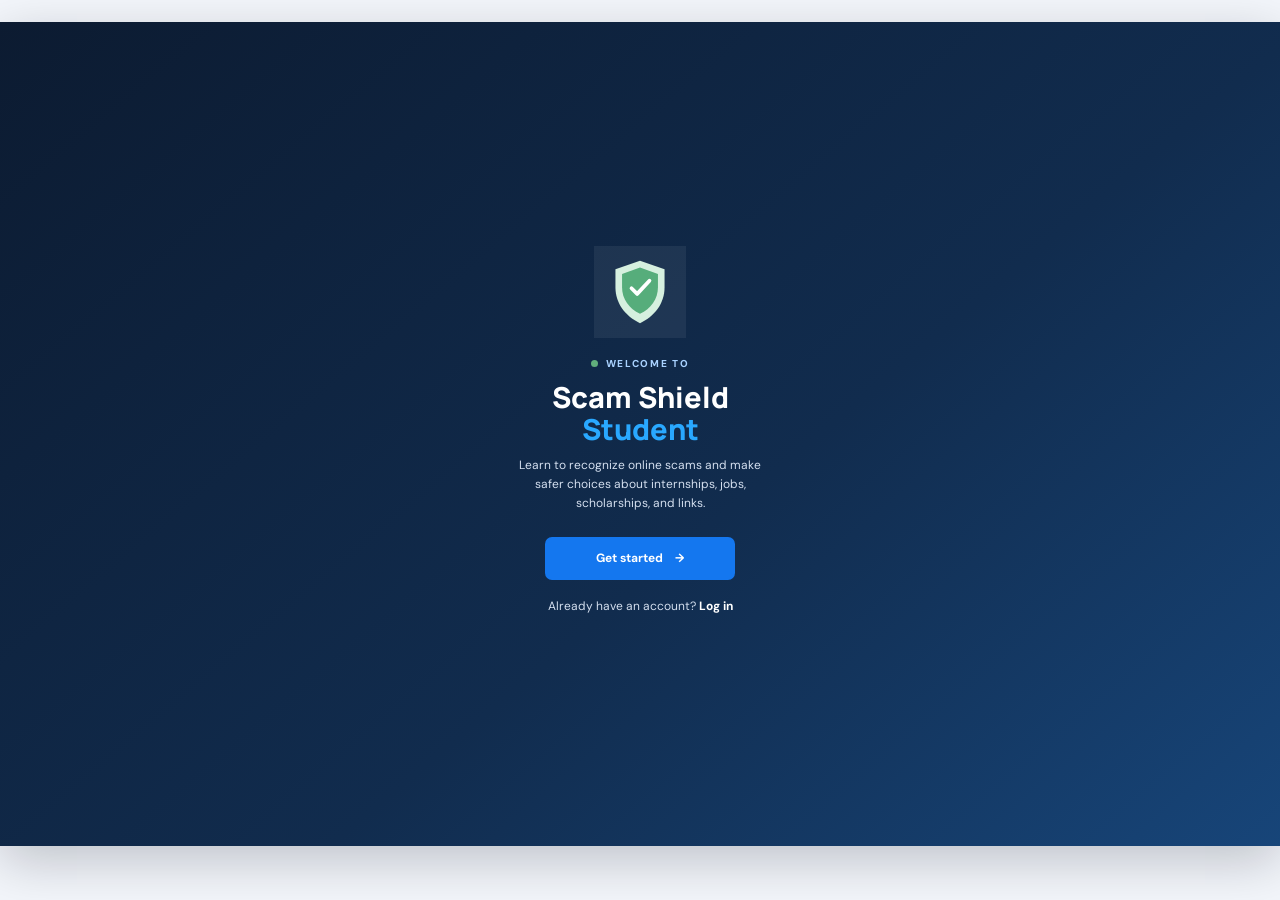
<file: index.html>
<!doctype html>
<html lang="en">
  <head>
    <meta charset="UTF-8" />
    <meta name="viewport" content="width=device-width, initial-scale=1.0" />
    <meta name="theme-color" content="#10233d" />
    <meta
      name="description"
      content="A friendly first check for suspicious internships, job offers, scholarship messages, and links."
    />
    <title>Scam Shield Student — Pause. Check. Protect.</title>
    <link rel="preconnect" href="https://fonts.googleapis.com" />
    <link rel="preconnect" href="https://fonts.gstatic.com" crossorigin />
    <link
      href="https://fonts.googleapis.com/css2?family=DM+Sans:wght@400;500;600;700&family=Manrope:wght@400;500;600;700;800&display=swap"
      rel="stylesheet"
    />
    <link rel="stylesheet" href="styles.css" />
    <script src="app.js" defer></script>
  </head>
  <body>
    <header class="site-header">
      <a class="brand brand-home" href="#welcome" aria-label="Scam Shield Student welcome screen">
        <span class="brand-mark" aria-hidden="true">
          <svg viewBox="0 0 32 32" fill="none">
            <path d="M16 3.5 26 7v7.4c0 6.4-4.1 11.7-10 14.1-5.9-2.4-10-7.7-10-14.1V7l10-3.5Z" fill="currentColor" />
            <path d="m11.5 15.7 3 3 6-6.2" stroke="#fff" stroke-width="2.3" stroke-linecap="round" stroke-linejoin="round" />
          </svg>
        </span>
        <span>scam shield<span class="brand-student"> student</span></span>
      </a>
      <nav class="main-nav" aria-label="Main navigation">
        <a href="#home" data-screen="dashboard">Dashboard</a>
        <a href="#checker" data-screen="check">Check message</a>
        <a href="#learn" data-screen="learn">Learn about scams</a>
        <details class="nav-more">
          <summary>More <span aria-hidden="true">⌄</span></summary>
          <div class="nav-menu">
            <a href="#scan-view" data-screen="scan">Scan an image</a>
            <a href="#quiz-view" data-screen="quiz">Quick quiz</a>
            <a href="#tips-view" data-screen="tips">Safety tips</a>
            <a href="#report-view" data-screen="report">Report a scam</a>
            <a href="#profile-view" data-screen="profile">My profile</a>
          </div>
        </details>
      </nav>
      <button class="header-cta profile-trigger" data-screen="profile" type="button">My profile <span aria-hidden="true">↗</span></button>
    </header>

    <main>
      <section class="welcome-screen" id="welcome" aria-labelledby="welcome-title">
        <div class="welcome-content">
          <div class="welcome-logo" aria-hidden="true">
            <svg viewBox="0 0 64 72" fill="none">
              <path d="M32 3 58 12v19c0 17-10.6 31-26 38C16.6 62 6 48 6 31V12L32 3Z" fill="#D6F0DF" />
              <path d="M32 10 51 17v14c0 12.5-7.5 22.8-19 28-11.5-5.2-19-15.5-19-28V17l19-7Z" fill="#56AD7B" />
              <path d="m23 32 6 6 13-14" stroke="#fff" stroke-width="4" stroke-linecap="round" stroke-linejoin="round" />
            </svg>
          </div>
          <div class="eyebrow welcome-eyebrow"><span class="eyebrow-dot"></span> WELCOME TO</div>
          <h1 id="welcome-title">Scam Shield <span>Student</span></h1>
          <p class="welcome-description">Learn to recognize online scams and make safer choices about internships, jobs, scholarships, and links.</p>
          <button class="primary-button welcome-start" id="get-started" type="button">Get started <span aria-hidden="true">→</span></button>
          <p class="welcome-login">Already have an account? <button class="login-trigger" type="button">Log in</button></p>
        </div>
      </section>

      <div class="dashboard-view" id="dashboard-view" hidden>
      <section class="dashboard-screen" id="home">
        <div class="dashboard-heading">
          <div>
            <div class="eyebrow"><span class="eyebrow-dot"></span> YOUR STUDENT SAFETY HUB</div>
            <h1><span id="greeting-text">Welcome</span>, <span id="student-name">Student</span> <span aria-hidden="true">👋</span></h1>
            <p>Build your scam-spotting skills and make your next opportunity a safer one.</p>
          </div>
          <button class="personalize-button" type="button" id="personalize-button">Personalize <span aria-hidden="true">✎</span></button>
        </div>

        <div class="dashboard-grid">
          <article class="daily-tip" id="daily-tip">
            <div class="daily-tip-top"><span class="daily-tip-icon" aria-hidden="true">✦</span><span>YOUR DAILY SCAM TIP</span><span class="daily-tip-date" id="tip-date"></span></div>
            <h2 id="tip-title"></h2>
            <p id="tip-copy"></p>
            <a href="#learn" data-screen="learn">Explore more scam tips <span aria-hidden="true">→</span></a>
          </article>
          <section class="quick-actions" aria-labelledby="quick-actions-title">
            <div class="quick-actions-heading">
              <div><div class="eyebrow">READY WHEN YOU ARE</div><h2 id="quick-actions-title">Quick actions</h2></div>
            </div>
            <div class="action-grid">
              <a class="action-card action-check" href="#checker" data-screen="check">
                <span class="action-icon" aria-hidden="true">⌕</span>
                <span><strong>Check a message</strong><small>Spot common red flags</small></span><span class="action-arrow" aria-hidden="true">↗</span>
              </a>
              <a class="action-card" href="#scan-view" data-screen="scan">
                <span class="action-icon image-icon" aria-hidden="true">▧</span>
                <span><strong>Scan an image</strong><small>Check a screenshot or flyer</small></span><span class="action-arrow" aria-hidden="true">↗</span>
              </a>
              <a class="action-card" href="#quiz-view" data-screen="quiz">
                <span class="action-icon quiz-icon" aria-hidden="true">✓</span>
                <span><strong>Take a quiz</strong><small>Test what you know</small></span><span class="action-arrow" aria-hidden="true">↗</span>
              </a>
              <a class="action-card" href="#tips-view" data-screen="tips">
                <span class="action-icon tips-icon" aria-hidden="true">✦</span>
                <span><strong>Safety tips</strong><small>Build safer habits</small></span><span class="action-arrow" aria-hidden="true">↗</span>
              </a>
              <a class="action-card" href="#report-view" data-screen="report">
                <span class="action-icon report-icon" aria-hidden="true">⚑</span>
                <span><strong>Report a scam</strong><small>Record suspicious activity</small></span><span class="action-arrow" aria-hidden="true">↗</span>
              </a>
              <a class="action-card" href="#profile-view" data-screen="profile">
                <span class="action-icon profile-icon" aria-hidden="true">☺</span>
                <span><strong>Learning progress</strong><small>See your activity</small></span><span class="action-arrow" aria-hidden="true">↗</span>
              </a>
            </div>
          </section>
        </div>

        <div class="recent-preview">
          <div><div class="eyebrow">STAY ONE STEP AHEAD</div><h2>Recent scam examples</h2></div>
          <a href="#tips-view" data-screen="tips">See examples <span aria-hidden="true">→</span></a>
          <div class="preview-tags"><span>Fake internship fees</span><span>Scholarship phishing</span><span>Recruiter impersonation</span></div>
        </div>
      </section>

      <section class="bottom-cta">
        <div class="bottom-shield" aria-hidden="true">✓</div>
        <div>
          <div class="eyebrow">YOU’VE GOT THIS</div>
          <h2>Pause. Check. Then decide.</h2>
          <p>Trust your instincts—and give yourself time to verify.</p>
        </div>
        <a class="primary-button" href="#checker" data-screen="check">Check a message <span aria-hidden="true">↑</span></a>
      </section>
      </div>

      <section class="learn-view" id="learn" aria-labelledby="learn-title" hidden>
        <div class="learn-view-heading">
          <a class="back-link" href="#home" data-screen="dashboard"><span aria-hidden="true">←</span> Back to dashboard</a>
          <div class="eyebrow"><span class="eyebrow-dot"></span> LEARN ABOUT SCAMS</div>
          <h1 id="learn-title">Know the scam. Spot the signs.</h1>
          <p>Scammers use different approaches to trick people into sharing money, personal information, or account access. Learn what to look for and how to protect yourself.</p>
        </div>
        <div class="scam-category-grid">
          <article class="scam-category-card">
            <div class="category-card-top"><span class="category-icon category-work" aria-hidden="true">↗</span><span class="category-number">01</span></div>
            <h2>Fake jobs & internships</h2>
            <p>Fraudulent recruiters advertise attractive roles, then ask applicants for fees, financial details, or unpaid work.</p>
            <div class="category-warning"><strong>Watch for</strong><span>Upfront fees, instant offers without interviews, or email addresses that don’t match the employer’s official domain.</span></div>
            <div class="category-safe"><strong>Stay safer</strong><span>Find the vacancy on the company’s official careers page and contact the employer using details you find independently.</span></div>
          </article>
          <article class="scam-category-card">
            <div class="category-card-top"><span class="category-icon category-message" aria-hidden="true">✉</span><span class="category-number">02</span></div>
            <h2>Phishing messages</h2>
            <p>Emails, texts, or direct messages pretend to be from a trusted organization to steal passwords or personal details.</p>
            <div class="category-warning"><strong>Watch for</strong><span>Unexpected sign-in links, requests for verification codes, urgent threats, or unfamiliar sender addresses.</span></div>
            <div class="category-safe"><strong>Stay safer</strong><span>Don’t use the message link. Open the organization’s official app or type its website address yourself.</span></div>
          </article>
          <article class="scam-category-card">
            <div class="category-card-top"><span class="category-icon category-web" aria-hidden="true">◎</span><span class="category-number">03</span></div>
            <h2>Fake websites</h2>
            <p>Look-alike websites copy real brands or portals to collect login details, payments, or identity information.</p>
            <div class="category-warning"><strong>Watch for</strong><span>Misspelled web addresses, unusual domain endings, broken pages, or payment requests on an unfamiliar site.</span></div>
            <div class="category-safe"><strong>Stay safer</strong><span>Check the web address carefully and use a trusted official link—not an ad or unexpected message.</span></div>
          </article>
          <article class="scam-category-card">
            <div class="category-card-top"><span class="category-icon category-social" aria-hidden="true">#</span><span class="category-number">04</span></div>
            <h2>Social media scams</h2>
            <p>Fake profiles, impersonated accounts, and giveaway posts exploit trust built on social platforms.</p>
            <div class="category-warning"><strong>Watch for</strong><span>Impersonator accounts, “share to claim” offers, requests to move to private chat, or asks for codes and money.</span></div>
            <div class="category-safe"><strong>Stay safer</strong><span>Verify accounts through the organization’s official site, report impersonators, and never share login codes.</span></div>
          </article>
          <article class="scam-category-card">
            <div class="category-card-top"><span class="category-icon category-scholarship" aria-hidden="true">✦</span><span class="category-number">05</span></div>
            <h2>Scholarship scams</h2>
            <p>Fake scholarship offers promise guaranteed awards or claim you’ve been selected without a real application.</p>
            <div class="category-warning"><strong>Watch for</strong><span>Processing fees, guaranteed awards, surprise “winner” messages, or requests for sensitive information.</span></div>
            <div class="category-safe"><strong>Stay safer</strong><span>Confirm the scholarship and its application process with the school or awarding organization directly.</span></div>
          </article>
          <article class="scam-category-card">
            <div class="category-card-top"><span class="category-icon category-money" aria-hidden="true">$</span><span class="category-number">06</span></div>
            <h2>Financial scams</h2>
            <p>Fraudsters use fake investments, payment requests, or money-transfer schemes to take funds or misuse accounts.</p>
            <div class="category-warning"><strong>Watch for</strong><span>Guaranteed returns, requests to forward money, gift-card payments, or pressure to share banking details.</span></div>
            <div class="category-safe"><strong>Stay safer</strong><span>Never move money for someone you don’t know. Ask a trusted adult or financial institution before sending money.</span></div>
          </article>
          <article class="scam-category-card">
            <div class="category-card-top"><span class="category-icon category-shopping" aria-hidden="true">▣</span><span class="category-number">07</span></div>
            <h2>Fake online shopping offers</h2>
            <p>Fake stores and listings advertise popular products at implausibly low prices, then disappear after payment.</p>
            <div class="category-warning"><strong>Watch for</strong><span>Prices far below market value, no independent reviews, copied product images, or payment outside the platform.</span></div>
            <div class="category-safe"><strong>Stay safer</strong><span>Research the seller, check independent reviews, and use a payment method with buyer protection.</span></div>
          </article>
        </div>
        <div class="learn-view-footer">
          <p>Not sure about an offer? Pause, verify it through an official source, and ask someone you trust.</p>
          <a class="primary-button" href="#checker" data-screen="check">Check a message <span aria-hidden="true">→</span></a>
        </div>
      </section>

      <section class="check-view" id="check-view" aria-labelledby="check-title" hidden>
        <div class="check-view-heading">
          <a class="back-link" href="#home" data-screen="dashboard"><span aria-hidden="true">←</span> Back to dashboard</a>
          <div class="eyebrow"><span class="eyebrow-dot"></span> CHECK A MESSAGE</div>
          <h1 id="check-title">Not sure about that message?</h1>
          <p>Check suspicious texts, emails, internship offers, or scholarship messages for common warning signs.</p>
        </div>
        <section class="checker-section" id="checker" aria-label="Message scam checker">
          <div class="checker-card">
            <div class="checker-form">
              <label for="message-input">Paste the message, email, or offer here</label>
              <div class="input-wrap">
                <textarea
                  id="message-input"
                  rows="6"
                  maxlength="3000"
                  placeholder="Paste suspicious text, an email, a job offer, or a link here..."
                ></textarea>
                <div class="input-footer">
                  <span id="char-count">0 / 3000</span>
                  <span class="input-private"><span aria-hidden="true">🔒</span> Stays on your device</span>
                </div>
              </div>
              <div class="form-actions check-actions">
                <button class="primary-button analyze-button" id="analyze-button" type="button">
                  <span aria-hidden="true">⌕</span> Check now
                </button>
                <button class="clear-button" id="clear-button" type="button">Clear</button>
                <button class="text-button" id="example-button" type="button">Try an example</button>
              </div>
            </div>
          </div>
          <aside class="safety-reminder">
            <span class="reminder-icon" aria-hidden="true">!</span>
            <div><strong>Safety reminder</strong><p>Never share passwords, verification codes, or payment details with an unverified contact. This quick check is only a guide—not proof that a message is safe.</p></div>
          </aside>
        </section>
      </section>

      <section class="analysis-view" id="analysis-view" aria-labelledby="analysis-screen-title" hidden>
        <div class="analysis-view-heading">
          <a class="back-link" href="#checker" data-screen="check"><span aria-hidden="true">←</span> Back to message checker</a>
          <div class="eyebrow"><span class="eyebrow-dot"></span> YOUR MESSAGE CHECK</div>
          <h1 id="analysis-screen-title">Analysis results</h1>
          <p>Here are the common warning signs this quick check found in your message.</p>
        </div>

        <section class="analysis-result" id="analysis-result" aria-live="polite" aria-atomic="true">
          <div class="risk-overview">
            <div class="risk-overview-copy">
              <span class="risk-overview-label">OVERALL RISK INDICATOR</span>
              <span class="risk-badge" id="risk-badge">NOT CHECKED</span>
              <h2 id="result-title">Check a message to see results</h2>
              <p id="result-summary">This tool looks for common warning signs. It cannot confirm whether a sender or offer is genuine.</p>
            </div>
            <div class="risk-meter-wrap">
              <div class="risk-meter" id="risk-meter" role="img" aria-label="Risk level not checked">
                <span></span><span></span><span></span>
              </div>
              <div class="risk-meter-labels"><span>Lower</span><span>Moderate</span><span>Higher</span></div>
            </div>
          </div>

          <div class="analysis-columns">
            <section class="findings-section" aria-labelledby="findings-title">
              <div class="analysis-section-heading">
                <div><span class="analysis-kicker">WHAT STOOD OUT</span><h2 id="findings-title">Warning signs detected</h2></div>
                <span class="finding-count" id="finding-count"></span>
              </div>
              <div class="warning-findings" id="warning-findings"></div>
            </section>
            <aside class="next-steps-section" aria-labelledby="next-steps-title">
              <span class="analysis-kicker">WHAT TO DO NEXT</span>
              <h2 id="next-steps-title">Recommended next steps</h2>
              <ul class="next-steps-list" id="next-steps-list"></ul>
              <button class="report-button" id="report-scam-button" type="button"><span aria-hidden="true">⚑</span> Report this scam</button>
            </aside>
          </div>

          <div class="analysis-bottom">
            <p>This automated demo only checks for common text patterns. A low-risk result does not mean a message is safe.</p>
            <div class="analysis-actions">
              <button class="clear-button" id="check-another-button" type="button">Check another message</button>
              <a class="primary-button" href="#home" data-screen="dashboard">Back to dashboard</a>
            </div>
          </div>
        </section>
      </section>

      <section class="scan-view" id="scan-view" aria-labelledby="scan-title" hidden>
        <div class="screen-heading">
          <a class="back-link" href="#home" data-screen="dashboard"><span aria-hidden="true">←</span> Back to dashboard</a>
          <div class="eyebrow"><span class="eyebrow-dot"></span> IMAGE SCAM CHECKER</div>
          <h1 id="scan-title">Check a screenshot or photo.</h1>
          <p>Upload an image or take a photo. We’ll extract visible text in your browser and check it for common warning signs.</p>
        </div>
        <div class="scan-card">
          <div class="scan-upload">
            <div class="scan-upload-icon" aria-hidden="true">▧</div>
            <h2>Add an image</h2>
            <p>Choose a screenshot, email, job offer, or scholarship flyer.</p>
            <div class="scan-upload-actions">
              <label class="upload-button" for="image-upload">Upload image</label>
              <label class="upload-button camera-upload-button" for="camera-upload">Take a photo</label>
            </div>
            <input id="image-upload" type="file" accept="image/*" hidden />
            <input id="camera-upload" type="file" accept="image/*" capture="environment" hidden />
            <div class="image-preview-wrap" id="image-preview-wrap" hidden>
              <img id="image-preview" alt="Selected image preview" />
              <span id="image-file-name"></span>
            </div>
            <button class="primary-button extract-button" id="extract-image-text" type="button" disabled>Extract text from image <span aria-hidden="true">→</span></button>
            <p class="scan-status" id="scan-status" aria-live="polite">Images stay on your device. OCR downloads its language tools the first time and runs in this browser.</p>
          </div>
          <div class="scan-text">
            <label for="image-message">Extracted text</label>
            <textarea class="image-message" id="image-message" rows="10" maxlength="3000" placeholder="Extracted text will appear here. You can also type or paste text from the image."></textarea>
            <div class="input-footer"><span id="image-char-count">0 / 3000</span><span class="input-private">Processed in this browser</span></div>
            <button class="primary-button image-check-button" id="check-image-text" type="button">Analyze this text <span aria-hidden="true">→</span></button>
          </div>
        </div>
        <p class="scan-safety-note"><strong>Safety reminder:</strong> Don’t open links or share passwords, verification codes, or payment details just because they appear in an image.</p>
      </section>

      <section class="quiz-view" id="quiz-view" aria-labelledby="quiz-screen-title" hidden>
        <div class="screen-heading">
          <a class="back-link" href="#home" data-screen="dashboard"><span aria-hidden="true">←</span> Back to dashboard</a>
          <div class="eyebrow"><span class="eyebrow-dot"></span> QUICK SCAM-AWARENESS QUIZ</div>
          <h1 id="quiz-screen-title">Practice spotting the signs.</h1>
          <p>Answer a few short questions to test your scam awareness. You’ll get an explanation after each answer.</p>
        </div>
        <div class="quiz-screen-card">
          <div class="quiz-screen-icon" aria-hidden="true">✓</div>
          <div class="quiz-progress" id="quiz-progress">QUESTION 1 OF 3</div>
          <h2 id="quiz-question"></h2>
          <div class="quiz-options" id="quiz-options"></div>
          <p class="quiz-feedback" id="quiz-feedback" aria-live="polite"></p>
          <div class="quiz-screen-footer">
            <span id="quiz-score-note">Your progress is saved on this device.</span>
            <button class="primary-button quiz-next" id="quiz-next" type="button" hidden>Next question <span aria-hidden="true">→</span></button>
          </div>
        </div>
      </section>

      <section class="tips-view" id="tips-view" aria-labelledby="tips-title" hidden>
        <div class="screen-heading">
          <a class="back-link" href="#home" data-screen="dashboard"><span aria-hidden="true">←</span> Back to dashboard</a>
          <div class="eyebrow"><span class="eyebrow-dot"></span> SCAM SAFETY TIPS</div>
          <h1 id="tips-title">Small checks. Safer choices.</h1>
          <p>Build everyday habits to help protect your money, identity, and online accounts.</p>
        </div>
        <article class="tips-daily-card">
          <div class="daily-tip-icon" aria-hidden="true">✦</div>
          <div><span class="analysis-kicker">TODAY’S SAFETY TIP</span><h2 id="tips-daily-title"></h2><p id="tips-daily-copy"></p></div>
          <span class="daily-tip-date" id="tips-daily-date"></span>
        </article>
        <section class="tips-lessons-section" aria-labelledby="lesson-list-title">
          <div class="tips-section-heading"><div class="eyebrow">SHORT EDUCATIONAL LESSONS</div><h2 id="lesson-list-title">Learn a safer habit</h2></div>
          <div class="lesson-grid">
            <article class="lesson-card" data-lesson="verify">
              <span class="lesson-number">LESSON 01</span><h3>Verify before you trust</h3>
              <p>Find an organization’s official website yourself. Check the sender’s full email address, not just their display name or logo.</p>
              <button class="lesson-complete-button" type="button" data-lesson-button="verify">Mark lesson complete</button>
            </article>
            <article class="lesson-card" data-lesson="payment">
              <span class="lesson-number">LESSON 02</span><h3>Pause before paying</h3>
              <p>Unexpected fees for a job, scholarship, prize, or delivery deserve a second look. Never pay using gift cards or crypto because someone pressures you.</p>
              <button class="lesson-complete-button" type="button" data-lesson-button="payment">Mark lesson complete</button>
            </article>
            <article class="lesson-card" data-lesson="accounts">
              <span class="lesson-number">LESSON 03</span><h3>Protect your accounts</h3>
              <p>Keep passwords and one-time codes private. Turn on multi-factor authentication and use a unique password for each account.</p>
              <button class="lesson-complete-button" type="button" data-lesson-button="accounts">Mark lesson complete</button>
            </article>
          </div>
        </section>
        <section class="tips-two-column">
          <div class="mistakes-card">
            <div class="eyebrow">COMMON MISTAKES TO AVOID</div><h2>Pause before you…</h2>
            <ul><li>Click a surprise link or download an unexpected file.</li><li>Rush because someone says an offer expires now.</li><li>Share a verification code, password, or personal document.</li><li>Pay an upfront fee to receive a job or scholarship.</li><li>Assume a logo or profile photo proves who sent a message.</li></ul>
          </div>
          <div class="prevention-card">
            <div class="eyebrow">YOUR PREVENTION CHECKLIST</div><h2>Before you respond</h2>
            <div class="prevention-checklist">
              <label><input type="checkbox" data-checklist="sender" /> I checked who sent the message.</label>
              <label><input type="checkbox" data-checklist="website" /> I verified the offer on an official website.</label>
              <label><input type="checkbox" data-checklist="pressure" /> I took time to think without pressure.</label>
              <label><input type="checkbox" data-checklist="details" /> I kept passwords and codes private.</label>
              <label><input type="checkbox" data-checklist="advice" /> I asked someone I trust if I’m unsure.</label>
            </div>
            <p>Your checklist is saved only in this browser.</p>
          </div>
        </section>
        <section class="tips-examples" aria-labelledby="tips-examples-title">
          <div class="tips-section-heading"><div class="eyebrow">EXAMPLES OF SUSPICIOUS MESSAGES</div><h2 id="tips-examples-title">Recognize the red flags</h2><p>These are made-up examples for learning, not real reports.</p></div>
          <div class="tips-example-grid">
            <article><span>JOB OFFER</span><p>“You’re hired! Pay a refundable fee today to receive your work laptop.”</p><strong>Red flags: upfront fee and pressure</strong><button type="button" data-example="job">Check a similar message</button></article>
            <article><span>SCHOLARSHIP TEXT</span><p>“You have won a scholarship. Sign in here and pay a processing charge to claim it.”</p><strong>Red flags: unexpected award, link, and payment</strong><button type="button" data-example="scholarship">Check a similar message</button></article>
            <article><span>ACCOUNT ALERT</span><p>“Your account will close in 10 minutes. Reply with your login code to stop it.”</p><strong>Red flags: urgency and a verification code</strong><button type="button" data-example="phishing">Check a similar message</button></article>
          </div>
        </section>
      </section>

      <section class="report-view" id="report-view" aria-labelledby="report-title" hidden>
        <div class="screen-heading">
          <a class="back-link" href="#home" data-screen="dashboard"><span aria-hidden="true">←</span> Back to dashboard</a>
          <div class="eyebrow"><span class="eyebrow-dot"></span> REPORT SUSPICIOUS ACTIVITY</div>
          <h1 id="report-title">Record a suspicious message.</h1>
          <p>Save a private record on this device, then use the platform’s own reporting tools or your local official cybercrime authority to submit a report.</p>
        </div>
        <div class="report-layout">
          <form class="report-form" id="report-form">
            <label for="report-category">What kind of activity is it?</label>
            <select id="report-category" required>
              <option value="">Choose a category</option><option>Fake job or internship</option><option>Phishing message</option><option>Fake website</option><option>Social media scam</option><option>Scholarship scam</option><option>Financial scam</option><option>Fake shopping offer</option><option>Other suspicious activity</option>
            </select>
            <label for="report-channel">Where did you see it?</label>
            <select id="report-channel" required>
              <option value="">Choose a channel</option><option>Text message</option><option>Email</option><option>Social media</option><option>Website</option><option>Job or scholarship platform</option><option>Online marketplace</option><option>Other</option>
            </select>
            <label for="report-details">What happened? <span>(don’t include passwords, codes, or full payment details)</span></label>
            <textarea id="report-details" rows="5" maxlength="1500" placeholder="Describe what made you suspicious. You can leave out personal details." required></textarea>
            <label class="report-consent"><input id="report-consent" type="checkbox" required /> I understand this saves a record on this device only. It does not send a report to an authority or platform.</label>
            <p class="report-form-error" id="report-form-error" role="alert"></p>
            <button class="primary-button" type="submit">Save report on this device <span aria-hidden="true">→</span></button>
            <p class="local-data-note">Your report record is stored in this browser. Avoid entering sensitive information.</p>
          </form>
          <aside class="report-guidance">
            <div class="eyebrow">AFTER SAVING YOUR NOTE</div><h2>Make an official report</h2>
            <p>Choose the service that received the message and use its built-in report or block controls. You can also find your local cybercrime or consumer-protection authority through an official government website.</p>
            <ul><li>Keep the original message and sender details as evidence.</li><li>Don’t reply, click suspicious links, or forward money.</li><li>If you paid or shared financial details, contact your bank promptly.</li><li>If an account may be compromised, change its password from the official site.</li></ul>
          </aside>
        </div>
        <section class="saved-reports-section" aria-labelledby="saved-reports-title">
          <div class="tips-section-heading"><div class="eyebrow">PRIVATE TO THIS DEVICE</div><h2 id="saved-reports-title">Your saved report records</h2></div>
          <div class="saved-reports-list" id="saved-reports-list"></div>
        </section>
      </section>

      <section class="profile-view" id="profile-view" aria-labelledby="profile-title" hidden>
        <div class="screen-heading">
          <a class="back-link" href="#home" data-screen="dashboard"><span aria-hidden="true">←</span> Back to dashboard</a>
          <div class="eyebrow"><span class="eyebrow-dot"></span> YOUR LEARNING PROFILE</div>
          <h1 id="profile-title">Your progress, your pace.</h1>
          <p>Your learning activity is saved in this browser. No account is required for this prototype.</p>
        </div>
        <form class="profile-name-form" id="profile-name-form">
          <label for="profile-name-input">What should we call you?</label>
          <input id="profile-name-input" maxlength="30" placeholder="Student" />
          <button class="primary-button" type="submit">Save name</button>
          <p id="profile-save-status" aria-live="polite"></p>
        </form>
        <div class="profile-stats-grid">
          <article class="profile-stat"><span class="profile-stat-icon" aria-hidden="true">⌕</span><span class="profile-stat-value" id="profile-check-count">0</span><span class="profile-stat-label">Messages checked</span></article>
          <article class="profile-stat"><span class="profile-stat-icon quiz-icon" aria-hidden="true">✓</span><span class="profile-stat-value" id="profile-quiz-score">—</span><span class="profile-stat-label">Best quiz score</span></article>
          <article class="profile-stat"><span class="profile-stat-icon tips-icon" aria-hidden="true">✦</span><span class="profile-stat-value" id="profile-lessons-count">0 / 3</span><span class="profile-stat-label">Lessons completed</span></article>
          <article class="profile-stat"><span class="profile-stat-icon report-icon" aria-hidden="true">⚑</span><span class="profile-stat-value" id="profile-reports-count">0</span><span class="profile-stat-label">Reports recorded</span></article>
        </div>
        <section class="profile-progress-section">
          <div class="tips-section-heading"><div class="eyebrow">YOUR LEARNING JOURNEY</div><h2>Keep building safer habits</h2></div>
          <div class="progress-row"><div><strong>Quiz practice</strong><span id="profile-quiz-progress-text">No quiz completed yet</span></div><progress id="profile-quiz-progress" max="3" value="0"></progress></div>
          <div class="progress-row"><div><strong>Safety lessons</strong><span id="profile-lessons-progress-text">0 of 3 lessons complete</span></div><progress id="profile-lessons-progress" max="3" value="0"></progress></div>
          <div class="progress-row"><div><strong>Prevention checklist</strong><span id="profile-checklist-progress-text">0 of 5 checked</span></div><progress id="profile-checklist-progress" max="5" value="0"></progress></div>
        </section>
        <div class="profile-footnote">Progress and profile information are stored in local browser storage and can be cleared by clearing this browser’s site data.</div>
      </section>
    </main>

    <footer class="site-footer">
      <a class="brand footer-brand brand-home" href="#welcome">
        <span class="brand-mark" aria-hidden="true">
          <svg viewBox="0 0 32 32" fill="none"><path d="M16 3.5 26 7v7.4c0 6.4-4.1 11.7-10 14.1-5.9-2.4-10-7.7-10-14.1V7l10-3.5Z" fill="currentColor" /><path d="m11.5 15.7 3 3 6-6.2" stroke="#fff" stroke-width="2.3" stroke-linecap="round" stroke-linejoin="round" /></svg>
        </span>
        <span>scam shield<span class="brand-student"> student</span></span>
      </a>
      <p>Built to help students make safer, more informed choices.</p>
      <span class="footer-note">Stay curious. Stay cautious. <span aria-hidden="true">♡</span></span>
    </footer>
    <dialog class="login-dialog" id="login-dialog" aria-labelledby="login-title">
      <div class="login-dialog-content">
        <div class="welcome-logo login-logo" aria-hidden="true">
          <svg viewBox="0 0 64 72" fill="none">
            <path d="M32 3 58 12v19c0 17-10.6 31-26 38C16.6 62 6 48 6 31V12L32 3Z" fill="#D6F0DF" />
            <path d="M32 10 51 17v14c0 12.5-7.5 22.8-19 28-11.5-5.2-19-15.5-19-28V17l19-7Z" fill="#56AD7B" />
            <path d="m23 32 6 6 13-14" stroke="#fff" stroke-width="4" stroke-linecap="round" stroke-linejoin="round" />
          </svg>
        </div>
        <h2 id="login-title">Welcome back</h2>
        <p>Account login isn’t connected in this preview yet. You can still use the scam checker without an account.</p>
        <button class="primary-button" id="continue-as-guest" type="button">Continue without an account</button>
        <button class="login-close" type="button" id="close-login">Close</button>
      </div>
    </dialog>
  </body>
</html>
</file>
<file: styles.css>
:root {
  color-scheme: light;
  --ink: #20342b;
  --muted: #78827b;
  --green: #39895c;
  --green-dark: #287348;
  --green-soft: #eaf3e9;
  --paper: #f7f8f4;
  --line: #e8ebe4;
  --white: #fff;
  font-family: "DM Sans", sans-serif;
  font-synthesis: none;
  text-rendering: optimizeLegibility;
}

* { box-sizing: border-box; }
[hidden] { display: none !important; }

html { scroll-behavior: smooth; scroll-padding-top: 82px; }

body {
  margin: 0;
  background: var(--paper);
  color: var(--ink);
  font-size: 15px;
  -webkit-font-smoothing: antialiased;
}

a { color: inherit; text-decoration: none; }
button, textarea { font: inherit; }
button, a { -webkit-tap-highlight-color: transparent; }

.site-header {
  height: 78px;
  padding: 0 max(calc((100vw - 1180px) / 2), 5.5vw);
  display: flex;
  align-items: center;
  justify-content: space-between;
  background: rgba(247, 248, 244, .94);
  border-bottom: 1px solid rgba(32, 52, 43, .06);
  position: sticky;
  top: 0;
  z-index: 10;
  backdrop-filter: blur(14px);
}

.brand { display: inline-flex; gap: 9px; align-items: center; font-size: 16px; font-weight: 800; letter-spacing: -.6px; white-space: nowrap; }
.brand-mark { width: 30px; height: 30px; color: var(--green); display: inline-flex; }
.brand-mark svg { width: 100%; }
.brand-student { color: #78847b; font-weight: 500; }
.main-nav { display: flex; gap: 37px; margin-left: 46px; }
.main-nav a { color: #657069; font-size: 13px; font-weight: 600; transition: color .2s ease; }
.main-nav a:hover, .text-button:hover { color: var(--green); }
.nav-more { position: relative; color: #657069; font-size: 13px; font-weight: 600; }
.nav-more summary { cursor: pointer; list-style: none; }
.nav-more summary::-webkit-details-marker { display: none; }
.nav-more summary span { color: var(--green); }
.nav-menu { min-width: 175px; padding: 6px; position: absolute; top: 28px; right: 0; z-index: 20; border: 1px solid #e5e9e1; border-radius: 9px; background: white; box-shadow: 0 12px 30px #263d2b16; }
.nav-menu a { padding: 9px 10px; border-radius: 6px; display: block; color: #657069; font-size: 11px; }
.nav-menu a:hover { background: #f3f7f1; color: var(--green-dark); }
.header-cta { padding: 11px 16px; border: 1px solid #dfe5dc; border-radius: 8px; background: transparent; color: var(--ink); font-size: 12px; font-weight: 700; cursor: pointer; transition: background .2s, border-color .2s; }
.header-cta span { padding-left: 8px; color: var(--green); }
.header-cta:hover { background: white; border-color: #b7cfbb; }

.welcome-screen { min-height: min(700px, calc(100vh - 78px)); padding: 62px 6vw 75px; position: relative; isolation: isolate; display: grid; place-items: center; overflow: hidden; text-align: center; }
.welcome-screen::before, .welcome-screen::after { width: 330px; height: 330px; position: absolute; z-index: -1; border-radius: 50%; background: #edf4e9; content: ""; }
.welcome-screen::before { top: -190px; left: -100px; }
.welcome-screen::after { right: -180px; bottom: -200px; width: 430px; height: 430px; background: #f0f3e8; }
.welcome-content { max-width: 590px; }
.welcome-logo { width: 92px; height: 92px; margin: 0 auto 23px; padding: 12px; border: 1px solid #e3ebe1; border-radius: 26px; display: grid; place-items: center; background: white; box-shadow: 0 12px 35px #26482c12; }
.welcome-logo svg { width: 100%; height: 100%; }
.welcome-eyebrow { justify-content: center; }
.welcome-screen h1, .section-heading h2, .learn-heading h2, .bottom-cta h2 { font-family: "Manrope", sans-serif; letter-spacing: -1.7px; }
.welcome-screen h1 { margin: 14px 0 13px; font-size: clamp(38px, 5.2vw, 54px); line-height: 1.15; font-weight: 800; }
.welcome-screen h1 span { color: var(--green); }
.welcome-description { max-width: 455px; margin: 0 auto 25px; color: #68746d; font-size: 15px; line-height: 1.8; }
.welcome-start { min-width: 162px; }
.welcome-login { margin: 18px 0 0; color: #7d887f; font-size: 12px; }
.login-trigger:not(.header-cta) { padding: 0; border: 0; background: none; color: var(--green-dark); font-size: inherit; font-weight: 700; cursor: pointer; }
.login-trigger:not(.header-cta):hover { text-decoration: underline; }
body:not(.dashboard-active) .main-nav, body:not(.dashboard-active) .site-footer { display: none; }
body:not(.dashboard-active) .profile-trigger { display: none; }

.learn-view { max-width: 1120px; margin: auto; padding: 38px 0 64px; }
.learn-view-heading { max-width: 720px; margin-bottom: 27px; }
.back-link { margin-bottom: 25px; display: inline-flex; align-items: center; gap: 8px; color: #708075; font-size: 11px; font-weight: 700; }
.back-link:hover { color: var(--green); }
.back-link span { font-size: 15px; }
.learn-view-heading h1 { margin: 12px 0 9px; font-family: "Manrope", sans-serif; font-size: clamp(30px, 4vw, 40px); line-height: 1.2; letter-spacing: -1.5px; }
.learn-view-heading > p { max-width: 650px; margin: 0; color: #78827b; font-size: 13px; line-height: 1.75; }
.scam-category-grid { display: grid; grid-template-columns: repeat(3, 1fr); gap: 13px; }
.scam-category-card { min-height: 260px; padding: 18px; border: 1px solid #e8ebe4; border-radius: 10px; background: white; }
.category-card-top { margin-bottom: 14px; display: flex; align-items: center; justify-content: space-between; }
.category-icon { width: 36px; height: 36px; border-radius: 10px; display: grid; place-items: center; font-size: 17px; font-weight: 700; }
.category-work { background: #e8f4e9; color: #348856; }
.category-message { background: #e9f1fb; color: #698db6; }
.category-web { background: #f2edfa; color: #8975b3; }
.category-social { background: #fcefe9; color: #bb755d; }
.category-scholarship { background: #fbf3e5; color: #c18b35; }
.category-money { background: #e9f4f1; color: #438d7a; }
.category-shopping { background: #f2f1e8; color: #898447; }
.category-number { color: #a4ada5; font-size: 10px; font-weight: 700; letter-spacing: .8px; }
.scam-category-card h2 { margin: 0 0 7px; font-family: "Manrope", sans-serif; font-size: 15px; letter-spacing: -.4px; }
.scam-category-card > p { min-height: 52px; margin: 0 0 13px; color: #7c877e; font-size: 10px; line-height: 1.65; }
.category-warning, .category-safe { padding-top: 9px; border-top: 1px solid #eef0eb; }
.category-warning { margin-bottom: 8px; }
.category-warning strong, .category-safe strong { display: block; margin-bottom: 3px; color: #a36c38; font-size: 9px; }
.category-safe strong { color: var(--green); }
.category-warning span, .category-safe span { display: block; color: #7c877e; font-size: 9px; line-height: 1.55; }
.learn-view-footer { margin-top: 17px; padding: 17px 19px; border: 1px solid #e5ecdf; border-radius: 9px; background: #edf4e9; display: flex; align-items: center; justify-content: space-between; gap: 15px; }
.learn-view-footer p { margin: 0; color: #65756a; font-size: 11px; line-height: 1.6; }
.learn-view-footer .primary-button { flex: 0 0 auto; }

.check-view { max-width: 1120px; margin: auto; padding: 38px 0 60px; }
.check-view-heading { max-width: 720px; margin-bottom: 22px; }
.check-view-heading .back-link { margin-bottom: 25px; }
.check-view-heading h1 { margin: 12px 0 8px; font-family: "Manrope", sans-serif; font-size: clamp(30px, 4vw, 40px); line-height: 1.2; letter-spacing: -1.5px; }
.check-view-heading > p { max-width: 620px; margin: 0; color: #78827b; font-size: 13px; line-height: 1.75; }
.check-view .checker-section { padding: 0; background: transparent; }
.check-view .checker-card { grid-template-columns: 1fr .9fr; }
.check-view .input-wrap textarea { min-height: 190px; }
.check-actions { gap: 12px; }
.clear-button { min-height: 40px; padding: 0 14px; border: 1px solid #dfe5dc; border-radius: 7px; background: #fff; color: #68746d; font-size: 11px; font-weight: 700; cursor: pointer; transition: background .18s, border-color .18s, color .18s; }
.clear-button:hover { border-color: #b7cfbb; background: #f8fbf6; color: var(--green-dark); }
.safety-reminder { margin-top: 14px; padding: 15px 17px; border: 1px solid #f0e2c6; border-radius: 9px; display: flex; align-items: flex-start; gap: 11px; background: #fffaf0; }
.reminder-icon { width: 23px; height: 23px; flex: 0 0 23px; border-radius: 50%; display: grid; place-items: center; background: #f8ebcc; color: #a87524; font-size: 13px; font-weight: 800; }
.safety-reminder strong { display: block; margin: 2px 0 4px; color: #745a2e; font-size: 11px; }
.safety-reminder p { margin: 0; color: #82765f; font-size: 10px; line-height: 1.65; }

.analysis-view { max-width: 1120px; margin: auto; padding: 38px 0 60px; }
.analysis-view-heading { max-width: 720px; margin-bottom: 20px; }
.analysis-view-heading .back-link { margin-bottom: 23px; }
.analysis-view-heading h1 { margin: 11px 0 7px; font-family: "Manrope", sans-serif; font-size: clamp(30px, 4vw, 40px); line-height: 1.2; letter-spacing: -1.5px; }
.analysis-view-heading > p { margin: 0; color: #78827b; font-size: 12px; line-height: 1.7; }
.analysis-result { width: auto; align-self: auto; padding: 22px; border: 1px solid #e7ebe4; border-radius: 12px; background: #fff; box-shadow: 0 6px 25px #283e2c08; }
.risk-overview { padding: 18px 19px; border: 1px solid #e8ebe4; border-radius: 9px; background: #f8faf6; display: flex; align-items: center; justify-content: space-between; gap: 20px; }
.risk-overview-copy { display: grid; justify-items: start; gap: 8px; }
.risk-overview-label, .analysis-kicker { color: #869187; font-size: 9px; font-weight: 800; letter-spacing: 1.05px; }
.risk-overview .risk-badge { font-size: 9px; }
.risk-overview h2 { margin: 0; font-family: "Manrope", sans-serif; font-size: 18px; letter-spacing: -.5px; }
.risk-overview-copy > p { max-width: 640px; margin: 0; color: #78827b; font-size: 10px; line-height: 1.65; }
.risk-meter-wrap { width: 170px; flex: 0 0 170px; }
.risk-meter { display: grid; grid-template-columns: repeat(3, 1fr); gap: 5px; }
.risk-meter span { height: 9px; border-radius: 8px; background: #e8ece6; }
.risk-meter.low span:first-child { background: #66ae7a; }
.risk-meter.medium span:nth-child(-n+2) { background: #d3a33d; }
.risk-meter.high span { background: #d8735f; }
.risk-meter-labels { margin-top: 6px; display: flex; justify-content: space-between; color: #879188; font-size: 8px; }
.analysis-columns { margin-top: 18px; display: grid; grid-template-columns: 1.25fr .75fr; gap: 17px; align-items: start; }
.findings-section, .next-steps-section { padding: 18px; border: 1px solid #e9ece5; border-radius: 9px; }
.analysis-section-heading { margin-bottom: 13px; display: flex; align-items: end; justify-content: space-between; gap: 10px; }
.analysis-section-heading h2, .next-steps-section h2 { margin: 5px 0 0; font-family: "Manrope", sans-serif; font-size: 15px; letter-spacing: -.35px; }
.finding-count { color: #78827b; font-size: 9px; }
.warning-findings { display: grid; gap: 8px; }
.warning-finding { padding: 11px 12px; border: 1px solid #f0e5d3; border-left: 3px solid #d5a047; border-radius: 7px; background: #fffdf8; }
.warning-finding h3 { margin: 0 0 5px; font-size: 10px; line-height: 1.55; }
.warning-finding p { margin: 0; color: #79837a; font-size: 9px; line-height: 1.65; }
.warning-finding.no-findings { border-color: #e1ece0; border-left-color: #61a876; background: #f7fbf6; }
.next-steps-section { background: #f8faf6; }
.next-steps-list { margin: 13px 0 16px; padding: 0; list-style: none; counter-reset: next-step; }
.next-steps-list li { position: relative; margin: 9px 0; padding-left: 25px; color: #68746d; font-size: 10px; line-height: 1.6; counter-increment: next-step; }
.next-steps-list li::before { width: 17px; height: 17px; position: absolute; top: 0; left: 0; border-radius: 50%; display: grid; place-items: center; background: #e7f1e5; color: var(--green-dark); content: counter(next-step); font-size: 8px; font-weight: 800; }
.report-button { width: 100%; min-height: 40px; padding: 0 13px; border: 1px solid #e4cfc8; border-radius: 7px; display: inline-flex; align-items: center; justify-content: center; gap: 7px; background: #fff; color: #a35242; font-size: 10px; font-weight: 700; cursor: pointer; transition: background .18s, border-color .18s; }
.report-button:hover { border-color: #d3a399; background: #fff7f4; }
.report-button span { font-size: 14px; }
.analysis-bottom { margin-top: 15px; padding-top: 13px; border-top: 1px solid #edf0ea; display: flex; align-items: center; justify-content: space-between; gap: 14px; }
.analysis-bottom > p { max-width: 480px; margin: 0; color: #89938b; font-size: 9px; line-height: 1.6; }
.analysis-actions { display: flex; align-items: center; gap: 8px; }
.analysis-actions .clear-button, .analysis-actions .primary-button { min-height: 37px; font-size: 9px; }

.scan-view, .quiz-view, .tips-view, .report-view, .profile-view { max-width: 1120px; margin: auto; padding: 38px 0 60px; }
.screen-heading { max-width: 740px; margin-bottom: 22px; }
.screen-heading .back-link { margin-bottom: 23px; }
.screen-heading h1 { margin: 11px 0 8px; font-family: "Manrope", sans-serif; font-size: clamp(30px, 4vw, 40px); line-height: 1.2; letter-spacing: -1.5px; }
.screen-heading > p { max-width: 680px; margin: 0; color: #78827b; font-size: 12px; line-height: 1.75; }
.scan-card { padding: 22px; border: 1px solid #e7ebe4; border-radius: 12px; display: grid; grid-template-columns: .9fr 1.1fr; gap: 22px; background: white; box-shadow: 0 6px 25px #283e2c08; }
.scan-upload { padding: 18px; border: 1px dashed #d9e3d6; border-radius: 9px; background: #f9fbf7; }
.scan-upload-icon, .quiz-screen-icon { width: 43px; height: 43px; margin-bottom: 13px; border-radius: 12px; display: grid; place-items: center; background: #e9f1fb; color: #698db6; font-size: 22px; }
.scan-upload h2, .tips-section-heading h2, .report-guidance h2, .profile-progress-section h2 { margin: 0 0 7px; font-family: "Manrope", sans-serif; font-size: 18px; letter-spacing: -.5px; }
.scan-upload > p { margin: 0 0 13px; color: #7c877e; font-size: 10px; line-height: 1.65; }
.scan-upload-actions { margin-bottom: 14px; display: flex; flex-wrap: wrap; gap: 8px; }
.scan-upload-actions .upload-button { margin: 0; }
.scan-upload .image-preview-wrap { margin-top: 12px; }
.extract-button { width: 100%; min-height: 39px; padding: 0 11px; font-size: 10px; }
.extract-button:disabled { background: #aab9ac; box-shadow: none; cursor: not-allowed; transform: none; }
.scan-status { min-height: 30px; margin: 10px 0 0 !important; color: #89938b !important; font-size: 9px !important; line-height: 1.6 !important; }
.scan-text { padding: 2px 0; }
.scan-text > label { display: block; margin: 0 0 9px; font-size: 11px; font-weight: 700; }
.scan-text .image-message { min-height: 229px; }
.scan-text .image-check-button { margin-top: 13px; }
.scan-safety-note { margin: 13px 2px 0; color: #82765f; font-size: 10px; line-height: 1.65; }
.quiz-screen-card { max-width: 720px; margin: 0 auto; padding: 25px; border: 1px solid #e8ebe4; border-radius: 11px; background: white; box-shadow: 0 6px 25px #283e2c08; }
.quiz-screen-card .quiz-screen-icon { margin-bottom: 15px; background: #f4edfa; color: #9874b2; }
.quiz-screen-card .quiz-content { padding-left: 0; border-left: 0; }
.quiz-screen-card #quiz-question { margin: 11px 0 15px; font-family: "Manrope", sans-serif; font-size: 18px; line-height: 1.5; letter-spacing: -.4px; }
.quiz-screen-card .quiz-option { padding: 12px; font-size: 11px; }
.quiz-screen-footer { margin-top: 14px; display: flex; align-items: center; justify-content: space-between; gap: 12px; }
.quiz-screen-footer > span { color: #89938b; font-size: 9px; }
.tips-daily-card { margin-bottom: 21px; padding: 20px; border: 1px solid #e5ecdf; border-radius: 10px; display: flex; align-items: flex-start; gap: 15px; background: linear-gradient(140deg, #edf5e9, #f8f8ef); }
.tips-daily-card .daily-tip-icon { flex: 0 0 32px; width: 32px; height: 32px; }
.tips-daily-card h2 { margin: 6px 0; font-family: "Manrope", sans-serif; font-size: 17px; }
.tips-daily-card p { margin: 0; color: #727e74; font-size: 10px; line-height: 1.7; }
.tips-daily-date { margin-left: auto; color: #849087; font-size: 9px; white-space: nowrap; }
.tips-section-heading { margin-bottom: 13px; }
.tips-section-heading .eyebrow { font-size: 9px; }
.tips-section-heading h2 { margin-top: 6px; }
.tips-section-heading > p { margin: 6px 0 0; color: #78827b; font-size: 10px; }
.lesson-grid { display: grid; grid-template-columns: repeat(3, 1fr); gap: 12px; }
.lesson-card { padding: 17px; border: 1px solid #e8ebe4; border-radius: 9px; background: white; }
.lesson-number { color: #8b988c; font-size: 8px; font-weight: 800; letter-spacing: 1px; }
.lesson-card h3 { margin: 8px 0; font-family: "Manrope", sans-serif; font-size: 13px; }
.lesson-card p { min-height: 58px; margin: 0 0 12px; color: #7c877e; font-size: 9px; line-height: 1.7; }
.lesson-complete-button { padding: 7px 9px; border: 1px solid #dfe7dd; border-radius: 6px; background: #fff; color: var(--green-dark); font-size: 9px; font-weight: 700; cursor: pointer; }
.lesson-complete-button.completed { border-color: #cee3d0; background: #edf6ec; }
.tips-two-column { margin-top: 22px; display: grid; grid-template-columns: 1fr 1fr; gap: 13px; }
.mistakes-card, .prevention-card { padding: 18px; border: 1px solid #e8ebe4; border-radius: 9px; background: white; }
.mistakes-card h2, .prevention-card h2 { margin: 7px 0 12px; font-family: "Manrope", sans-serif; font-size: 15px; }
.mistakes-card ul { margin: 0; padding-left: 18px; color: #738076; font-size: 10px; line-height: 1.8; }
.prevention-checklist { display: grid; gap: 10px; }
.prevention-checklist label { display: flex; align-items: flex-start; gap: 8px; color: #68746d; font-size: 10px; line-height: 1.5; cursor: pointer; }
.prevention-checklist input, .report-consent input { accent-color: var(--green); }
.prevention-card > p { margin: 10px 0 0; color: #929b93; font-size: 8px; }
.tips-examples { margin-top: 24px; }
.tips-example-grid { display: grid; grid-template-columns: repeat(3, 1fr); gap: 11px; }
.tips-example-grid article { padding: 15px; border: 1px solid #e8ebe4; border-radius: 9px; background: white; }
.tips-example-grid article > span { color: #9c7750; font-size: 8px; font-weight: 800; letter-spacing: .9px; }
.tips-example-grid article p { min-height: 50px; margin: 9px 0; color: #68746d; font-size: 10px; line-height: 1.6; }
.tips-example-grid article strong { display: block; margin-bottom: 10px; color: #a45b48; font-size: 8px; }
.tips-example-grid article button { padding: 0; border: 0; background: transparent; color: var(--green-dark); font-size: 9px; font-weight: 700; cursor: pointer; }
.report-layout { display: grid; grid-template-columns: 1.05fr .95fr; align-items: start; gap: 15px; }
.report-form, .report-guidance { padding: 20px; border: 1px solid #e8ebe4; border-radius: 10px; background: white; }
.report-form > label:not(.report-consent) { display: block; margin: 0 0 7px; color: #46564b; font-size: 10px; font-weight: 700; }
.report-form > label span { color: #89938b; font-weight: 400; }
.report-form select, .report-form textarea, .profile-name-form input { width: 100%; margin-bottom: 14px; padding: 10px 11px; border: 1px solid #e4e9e1; border-radius: 7px; background: #fff; color: var(--ink); font: inherit; font-size: 10px; }
.report-form select:focus, .report-form textarea:focus, .profile-name-form input:focus { border-color: #81b88e; outline: 0; box-shadow: 0 0 0 3px #4e9d6714; }
.report-form textarea { min-height: 106px; resize: vertical; line-height: 1.6; }
.report-consent { margin: 0 0 12px; display: flex; align-items: flex-start; gap: 8px; color: #718076; font-size: 9px; line-height: 1.6; }
.report-form > .primary-button { width: 100%; }
.report-form-error { min-height: 0; margin: 0; color: #a4523e; font-size: 9px; }
.report-form-error.success { margin: 0 0 8px; color: var(--green-dark); }
.report-form-error:empty { display: none; }
.local-data-note { margin: 10px 0 0; color: #929b93; font-size: 8px; line-height: 1.5; }
.report-guidance { background: #fffaf0; border-color: #f0e2c6; }
.report-guidance h2 { margin-top: 9px; }
.report-guidance > p, .report-guidance li { color: #7d7565; font-size: 10px; line-height: 1.7; }
.report-guidance ul { margin: 12px 0 0; padding-left: 18px; }
.saved-reports-section { margin-top: 24px; }
.saved-reports-list { display: grid; gap: 9px; }
.saved-report-card { padding: 13px 15px; border: 1px solid #e8ebe4; border-radius: 8px; display: flex; align-items: flex-start; justify-content: space-between; gap: 12px; background: white; }
.saved-report-card h3 { margin: 0 0 4px; font-size: 10px; }
.saved-report-card p { margin: 0; color: #7c877e; font-size: 9px; line-height: 1.6; white-space: pre-wrap; overflow-wrap: anywhere; }
.saved-report-meta { margin-bottom: 5px !important; color: #929b93 !important; font-size: 8px !important; }
.delete-report-button { flex: 0 0 auto; padding: 6px 8px; border: 1px solid #e8d8d3; border-radius: 6px; background: #fff; color: #a35242; font-size: 8px; cursor: pointer; }
.empty-reports { padding: 16px; border: 1px dashed #dfe5dc; border-radius: 8px; color: #89938b; font-size: 10px; text-align: center; }
.profile-name-form { max-width: 590px; margin-bottom: 18px; padding: 15px; border: 1px solid #e8ebe4; border-radius: 9px; display: grid; grid-template-columns: auto 1fr auto; align-items: center; gap: 9px; background: white; }
.profile-name-form label { font-size: 10px; font-weight: 700; }
.profile-name-form input { min-width: 0; margin: 0; }
.profile-name-form .primary-button { min-height: 38px; padding: 0 11px; font-size: 9px; }
.profile-name-form > p { grid-column: 1 / -1; margin: 0; color: var(--green); font-size: 9px; }
.profile-stats-grid { display: grid; grid-template-columns: repeat(4, 1fr); gap: 11px; }
.profile-stat { padding: 15px; border: 1px solid #e8ebe4; border-radius: 9px; display: grid; justify-items: start; gap: 6px; background: white; }
.profile-stat-icon { width: 27px; height: 27px; border-radius: 8px; display: grid; place-items: center; background: #e8f4e9; color: #348856; }
.profile-stat-value { font-family: "Manrope", sans-serif; font-size: 21px; font-weight: 800; }
.profile-stat-label { color: #78827b; font-size: 9px; }
.profile-progress-section { margin-top: 20px; padding: 18px; border: 1px solid #e8ebe4; border-radius: 9px; background: white; }
.progress-row { margin-top: 14px; display: grid; grid-template-columns: 1fr minmax(100px, 220px); align-items: center; gap: 15px; }
.progress-row strong, .progress-row span { display: block; }
.progress-row strong { margin-bottom: 3px; font-size: 10px; }
.progress-row span { color: #89938b; font-size: 8px; }
.progress-row progress { width: 100%; height: 8px; accent-color: var(--green); }
.profile-footnote { margin-top: 12px; color: #89938b; font-size: 9px; line-height: 1.6; }

.dashboard-screen { max-width: 1120px; margin: auto; padding: 55px 0 47px; }
.dashboard-heading { margin-bottom: 27px; display: flex; align-items: center; justify-content: space-between; gap: 20px; }
.dashboard-heading h1 { margin: 12px 0 5px; font-family: "Manrope", sans-serif; font-size: clamp(29px, 4vw, 39px); line-height: 1.2; letter-spacing: -1.5px; }
.dashboard-heading h1 span:nth-child(2) { color: var(--green); }
.dashboard-heading p { margin: 0; color: #78827b; font-size: 13px; line-height: 1.7; }
.personalize-button { padding: 9px 12px; border: 1px solid #dfe5dc; border-radius: 7px; background: white; color: #657069; font-size: 11px; font-weight: 700; cursor: pointer; white-space: nowrap; }
.personalize-button:hover { border-color: #b7cfbb; color: var(--green); }
.personalize-button span { margin-left: 6px; color: var(--green); }
.dashboard-grid { display: grid; grid-template-columns: .9fr 1.1fr; gap: 17px; }
.daily-tip { min-height: 230px; padding: 22px 23px; border: 1px solid #e5ecdf; border-radius: 11px; background: linear-gradient(140deg, #edf5e9, #f8f8ef); display: flex; flex-direction: column; align-items: flex-start; }
.daily-tip-top { width: 100%; display: flex; align-items: center; gap: 8px; color: var(--green); font-size: 9px; font-weight: 800; letter-spacing: 1px; }
.daily-tip-icon { width: 25px; height: 25px; border-radius: 8px; display: grid; place-items: center; background: white; color: #d29d40; font-size: 14px; }
.daily-tip-date { margin-left: auto; color: #849087; font-size: 9px; font-weight: 500; letter-spacing: 0; }
.daily-tip h2 { margin: 21px 0 8px; font-family: "Manrope", sans-serif; font-size: 19px; letter-spacing: -.5px; }
.daily-tip p { margin: 0 0 13px; color: #727e74; font-size: 11px; line-height: 1.7; }
.daily-tip > a, .recent-preview > a { margin-top: auto; color: var(--green-dark); font-size: 10px; font-weight: 700; }
.daily-tip > a span, .recent-preview > a span { padding-left: 4px; }
.quick-actions { padding: 19px; border: 1px solid #e8ebe4; border-radius: 11px; background: white; }
.quick-actions-heading { margin-bottom: 13px; }
.quick-actions-heading .eyebrow { font-size: 9px; }
.quick-actions-heading h2, .recent-preview h2 { margin: 6px 0 0; font-family: "Manrope", sans-serif; font-size: 18px; letter-spacing: -.6px; }
.action-grid { display: grid; gap: 8px; }
.action-card { width: 100%; min-height: 48px; padding: 8px 10px; border: 1px solid #edf0ea; border-radius: 8px; display: flex; align-items: center; gap: 10px; background: #fff; color: var(--ink); text-align: left; cursor: pointer; transition: background .18s, border-color .18s, transform .18s; }
.action-card:hover { transform: translateY(-1px); border-color: #cddfcd; background: #f9fbf7; }
.action-icon { width: 30px; height: 30px; flex: 0 0 30px; border-radius: 8px; display: grid; place-items: center; background: #e8f4e9; color: #348856; font-size: 19px; }
.image-icon { background: #e9f1fb; color: #698db6; font-size: 16px; }
.quiz-icon { background: #f4edfa; color: #9874b2; font-size: 14px; }
.action-card strong, .action-card small { display: block; }
.action-card strong { font-size: 10px; }
.action-card small { margin-top: 3px; color: #859087; font-size: 9px; }
.action-arrow { margin-left: auto; color: #99a59a; font-size: 13px; }
.recent-preview { margin-top: 17px; padding: 17px 19px; border: 1px solid #e8ebe4; border-radius: 10px; background: white; display: grid; grid-template-columns: 1fr auto; align-items: center; gap: 13px; }
.recent-preview .eyebrow { font-size: 9px; }
.recent-preview h2 { font-size: 15px; }
.recent-preview > a { margin: 0; }
.preview-tags { grid-column: 1 / -1; display: flex; flex-wrap: wrap; gap: 7px; }
.preview-tags span { padding: 6px 9px; border: 1px solid #e8ebe4; border-radius: 20px; background: #f8faf6; color: #728076; font-size: 9px; }
.eyebrow { color: var(--green); display: flex; align-items: center; gap: 8px; font-size: 10px; font-weight: 800; letter-spacing: 1.65px; }
.eyebrow-dot { width: 7px; height: 7px; background: #61ae7c; border-radius: 50%; }
h1, h2, h3, p { margin-top: 0; }
.primary-button { min-height: 46px; padding: 0 18px; border: 0; border-radius: 7px; display: inline-flex; align-items: center; justify-content: center; gap: 12px; background: var(--green); color: white; font-size: 12px; font-weight: 700; cursor: pointer; transition: transform .18s ease, background .18s ease, box-shadow .18s ease; }
.primary-button:hover { background: var(--green-dark); transform: translateY(-1px); box-shadow: 0 6px 16px #2b75402c; }
.login-trigger:not(.header-cta) { padding: 0; border: 0; background: none; color: var(--green-dark); font-size: inherit; font-weight: 700; cursor: pointer; }
.login-trigger:not(.header-cta):hover { text-decoration: underline; }

.checker-section { padding: 68px max(calc((100vw - 1120px) / 2), 6vw) 61px; background: white; }
.section-heading { display: flex; align-items: end; justify-content: space-between; gap: 30px; margin-bottom: 23px; }
.section-heading h2, .learn-heading h2 { margin: 12px 0 0; font-size: 29px; line-height: 1.25; }
.section-heading > p { max-width: 360px; margin-bottom: 4px; color: var(--muted); font-size: 13px; line-height: 1.7; }
.checker-card { min-height: 353px; padding: 23px; display: grid; grid-template-columns: 1.08fr .92fr; gap: 28px; background: #fff; border: 1px solid #e7ebe4; border-radius: 12px; box-shadow: 0 6px 25px #283e2c08; }
.checker-form label { display: block; margin: 0 0 11px; font-size: 12px; font-weight: 700; }
.input-wrap { padding: 12px 14px 9px; border: 1px solid #e4e9e1; border-radius: 8px; transition: border-color .2s, box-shadow .2s; }
.input-wrap:focus-within { border-color: #81b88e; box-shadow: 0 0 0 3px #4e9d6714; }
.input-wrap textarea { width: 100%; min-height: 139px; padding: 0; resize: vertical; border: 0; outline: 0; background: transparent; color: var(--ink); font-size: 12px; line-height: 1.7; }
.input-wrap textarea::placeholder { color: #a4aca5; }
.input-footer { padding-top: 8px; border-top: 1px solid #f0f1ee; display: flex; justify-content: space-between; color: #9aa39b; font-size: 10px; }
.input-private { color: #77877b; }
.input-private span { font-size: 9px; }
.form-actions { margin-top: 14px; display: flex; align-items: center; gap: 18px; }
.analyze-button { min-height: 42px; padding: 0 15px; }
.analyze-button span { font-size: 18px; }
.text-button { padding: 9px 0; border: 0; background: transparent; color: #758078; font-size: 11px; font-weight: 600; cursor: pointer; }
.result-panel { min-height: 300px; padding: 20px; border-radius: 9px; background: #f7f9f5; display: flex; align-items: center; justify-content: center; }
.empty-result { max-width: 265px; text-align: center; }
.result-illustration { width: 69px; margin: 0 auto 10px; }
.result-illustration svg { width: 100%; }
.empty-result h3, .analysis-result h3 { margin: 0 0 7px; font-family: "Manrope", sans-serif; font-size: 14px; letter-spacing: -.3px; }
.empty-result p { margin-bottom: 13px; color: #8a948b; font-size: 11px; line-height: 1.65; }
.result-tags { display: flex; flex-wrap: wrap; justify-content: center; gap: 6px; }
.result-tags span { padding: 5px 8px; border: 1px solid #e7ebe3; border-radius: 20px; background: white; color: #77827a; font-size: 9px; }
.checker-footnote { margin: 14px 2px 0; color: #88928a; font-size: 10px; line-height: 1.7; }
.checker-footnote span { color: var(--green); }

.analysis-result { width: 100%; align-self: stretch; }
.analysis-result[hidden] { display: none; }
.result-topline { margin-bottom: 12px; display: flex; align-items: center; justify-content: space-between; }
.risk-badge { padding: 5px 8px; border-radius: 20px; background: #e8f4e9; color: #31814f; font-size: 9px; font-weight: 800; letter-spacing: .65px; }
.risk-badge.medium { color: #996b14; background: #fbf1d9; }
.risk-badge.high { color: #aa4d36; background: #fbe9e4; }
.risk-badge.low { color: #31814f; background: #e8f4e9; }
.result-score { color: #8a948b; font-size: 10px; }
.result-summary { margin: 0 0 14px; color: #758078; font-size: 11px; line-height: 1.65; }
.signals-heading { margin-bottom: 7px; font-size: 10px; font-weight: 700; }
.signals-list { margin: 0; padding: 0; list-style: none; }
.signals-list li { position: relative; margin: 6px 0; padding-left: 14px; color: #626e65; font-size: 10px; line-height: 1.5; }
.signals-list li::before { content: ""; width: 5px; height: 5px; position: absolute; top: 5px; left: 1px; border-radius: 50%; background: #d19a3e; }
.signals-list li.safe-signal::before { background: #55a16d; }
.result-disclaimer { margin: 12px 0 0; padding-top: 9px; border-top: 1px solid #e7ebe4; color: #8b948c; font-size: 9px; line-height: 1.6; }

.recent-scams-section { max-width: 1120px; margin: auto; padding: 58px 0 25px; }
.recent-scam-grid { display: grid; grid-template-columns: repeat(3, 1fr); gap: 13px; }
.recent-scam-card { min-height: 182px; padding: 18px; border: 1px solid #e8ebe4; border-radius: 9px; background: white; }
.scam-category { color: #a17b39; font-size: 9px; font-weight: 800; letter-spacing: 1px; }
.recent-scam-card h3 { margin: 11px 0 7px; font-family: "Manrope", sans-serif; font-size: 14px; letter-spacing: -.3px; }
.recent-scam-card p { margin: 0 0 13px; color: #7c877e; font-size: 10px; line-height: 1.7; }
.scam-warning { color: #9c624a; font-size: 9px; font-weight: 700; }

.quiz-section { max-width: 1120px; margin: auto; padding: 27px 0 15px; }
.quiz-card { padding: 25px; border: 1px solid #e8ebe4; border-radius: 11px; background: white; display: grid; grid-template-columns: .8fr 1.2fr; gap: 32px; }
.quiz-intro { align-self: center; }
.quiz-intro .eyebrow { font-size: 9px; }
.quiz-intro h2 { margin: 11px 0 8px; font-family: "Manrope", sans-serif; font-size: 23px; letter-spacing: -.9px; }
.quiz-intro p { margin: 0; color: #78827b; font-size: 11px; line-height: 1.7; }
.quiz-content { padding-left: 23px; border-left: 1px solid #edf0ea; }
.quiz-progress { margin-bottom: 9px; color: #89938b; font-size: 9px; font-weight: 800; letter-spacing: .9px; }
.quiz-content h3 { margin-bottom: 11px; font-family: "Manrope", sans-serif; font-size: 14px; }
.quiz-options { display: grid; gap: 7px; }
.quiz-option { width: 100%; padding: 9px 11px; border: 1px solid #e8ebe4; border-radius: 7px; background: #fff; color: #536057; text-align: left; font-size: 10px; cursor: pointer; }
.quiz-option:hover:not(:disabled) { border-color: #9fc5a3; background: #f7faf5; }
.quiz-option:disabled { cursor: default; }
.quiz-option.correct { border-color: #8dbd93; background: #edf6ec; color: #32764a; }
.quiz-option.incorrect { border-color: #e4ad9e; background: #fcf0ed; color: #a4523e; }
.quiz-feedback { min-height: 15px; margin: 8px 0 0; color: #63736a; font-size: 10px; line-height: 1.5; }
.quiz-next { min-height: 36px; margin-top: 5px; padding: 0 12px; font-size: 10px; }
.quiz-next[hidden] { display: none; }

.learn-section { max-width: 1120px; margin: auto; padding: 56px 0 77px; }
.learn-heading { text-align: center; }
.learn-heading .eyebrow { justify-content: center; }
.learn-heading h2 { margin-top: 13px; }
.learn-heading > p { margin: 10px 0 30px; color: var(--muted); font-size: 12px; }
.sign-grid { display: grid; grid-template-columns: repeat(4, 1fr); gap: 14px; }
.sign-card { min-height: 208px; padding: 19px 17px; background: white; border: 1px solid #e9ece5; border-radius: 9px; transition: transform .2s, box-shadow .2s; }
.sign-card:hover { transform: translateY(-3px); box-shadow: 0 10px 24px #263d2b0d; }
.sign-icon { width: 35px; height: 35px; margin-bottom: 17px; border-radius: 10px; display: grid; place-items: center; font-weight: 700; }
.sign-urgent { background: #fdf2e3; color: #ca9142; }
.sign-money { background: #f7eae6; color: #bf765b; font-size: 18px; }
.sign-link { background: #e9f1fb; color: #698db6; }
.sign-secret { background: #eeeafa; color: #8a77ba; }
.sign-label { margin-bottom: 7px; color: #9ba49c; font-size: 9px; font-weight: 800; letter-spacing: 1.05px; }
.sign-card h3 { margin-bottom: 7px; font-family: "Manrope", sans-serif; font-size: 14px; letter-spacing: -.3px; }
.sign-card p { margin-bottom: 0; color: #7c877e; font-size: 10px; line-height: 1.7; }

.bottom-cta { max-width: 1120px; min-height: 162px; margin: 0 auto 60px; padding: 27px 39px; display: flex; align-items: center; gap: 22px; border-radius: 12px; background: #edf4e9; }
.bottom-shield { width: 51px; height: 51px; flex: 0 0 51px; display: grid; place-items: center; border-radius: 15px; background: #d9ead9; color: var(--green); font-size: 24px; }
.bottom-cta .eyebrow { font-size: 9px; }
.bottom-cta h2 { margin: 6px 0 4px; font-size: 22px; letter-spacing: -.8px; }
.bottom-cta p { margin: 0; color: #79867a; font-size: 11px; }
.bottom-cta .primary-button { margin-left: auto; white-space: nowrap; }
.site-footer { min-height: 81px; padding: 18px max(calc((100vw - 1120px) / 2), 6vw); border-top: 1px solid #e9ebe5; display: flex; align-items: center; justify-content: space-between; gap: 15px; }
.footer-brand { font-size: 13px; }
.footer-brand .brand-mark { width: 24px; height: 24px; }
.site-footer p, .footer-note { margin: 0; color: #89938b; font-size: 10px; }
.footer-note span { color: #d48170; }

.login-dialog { width: min(420px, calc(100% - 32px)); padding: 32px; border: 1px solid #e6ebe3; border-radius: 14px; color: var(--ink); box-shadow: 0 22px 70px #182b1e33; }
.login-dialog::backdrop { background: #17251dcc; backdrop-filter: blur(3px); }
.login-dialog-content { text-align: center; }
.login-logo { width: 66px; height: 66px; margin-bottom: 17px; border-radius: 19px; }
.login-dialog h2 { margin-bottom: 9px; font-family: "Manrope", sans-serif; font-size: 23px; letter-spacing: -.7px; }
.login-dialog p { margin-bottom: 20px; color: #758078; font-size: 13px; line-height: 1.7; }
.login-dialog .primary-button { width: 100%; }
.login-close { margin-top: 12px; padding: 8px 14px; border: 0; background: transparent; color: #758078; font-size: 12px; font-weight: 600; cursor: pointer; }
.login-close:hover { color: var(--green); }
.image-dialog { max-height: min(90vh, 760px); overflow-y: auto; }
.image-dialog-content { text-align: left; }
.image-dialog-content .login-logo { margin-right: auto; margin-left: auto; }
.image-dialog-content h2, .image-dialog-content > p { text-align: center; }
.image-dialog-icon { color: #698db6; font-size: 29px; }
.upload-button { min-height: 39px; margin: 0 0 12px; padding: 0 13px; border: 1px solid #dfe5dc; border-radius: 7px; display: inline-flex; align-items: center; background: #fff; color: var(--green-dark); font-size: 11px; font-weight: 700; cursor: pointer; }
.upload-button:hover { border-color: #a9c7aa; background: #f8fbf6; }
.image-preview-wrap { margin-bottom: 13px; padding: 8px; border: 1px solid #e7ebe4; border-radius: 8px; display: flex; align-items: center; gap: 11px; background: #f8faf6; }
.image-preview-wrap[hidden] { display: none; }
.image-preview-wrap img { width: 54px; height: 54px; border-radius: 5px; object-fit: cover; }
.image-preview-wrap span { overflow-wrap: anywhere; color: #6f7b72; font-size: 10px; }
.image-text-label { display: block; margin: 1px 0 7px; font-size: 11px; font-weight: 700; }
.image-message { width: 100%; min-height: 79px; padding: 9px 10px; border: 1px solid #e4e9e1; border-radius: 7px; resize: vertical; outline: 0; color: var(--ink); font-size: 11px; line-height: 1.6; }
.image-message:focus { border-color: #81b88e; box-shadow: 0 0 0 3px #4e9d6714; }
.image-error { min-height: 0; margin: 5px 0 0; color: #a4523e; font-size: 10px; text-align: left !important; }
.image-error:empty { display: none; }
.image-check-button { width: 100%; min-height: 40px; margin-top: 9px; }
.image-dialog-content .login-close { display: block; margin-right: auto; margin-left: auto; }
.report-logo { color: #a35242; background: #fff7f4; font-size: 25px; }
.report-checklist { margin: 0 0 17px; padding: 13px; border: 1px solid #e8ebe4; border-radius: 8px; background: #f8faf6; text-align: left; }
.report-checklist > strong { font-size: 11px; }
.report-checklist ul { margin: 8px 0 0; padding-left: 18px; color: #758078; font-size: 10px; line-height: 1.7; }
.report-close-button { width: 100%; }

@media (max-width: 1240px) {
  .dashboard-screen, .check-view, .analysis-view, .scan-view, .quiz-view, .tips-view, .report-view, .profile-view, .learn-view, .recent-scams-section, .quiz-section, .learn-section, .bottom-cta { margin-right: 6vw; margin-left: 6vw; }
}

@media (max-width: 800px) {
  .site-header { height: 68px; padding: 0 5vw; }
  .main-nav { gap: 18px; margin-left: 0; }
  .main-nav a { font-size: 11px; }
  .nav-more { font-size: 11px; }
  .header-cta { padding: 9px 11px; font-size: 10px; }
  .checker-section { padding-right: 5vw; padding-left: 5vw; }
  .checker-card { gap: 17px; padding: 17px; }
  .learn-section { padding-top: 60px; }
  .quiz-card { grid-template-columns: .7fr 1.3fr; gap: 19px; padding: 19px; }
  .sign-grid { grid-template-columns: repeat(2, 1fr); }
}

@media (max-width: 560px) {
  html { scroll-padding-top: 70px; }
  .site-header { height: 62px; }
  .brand { gap: 6px; font-size: 13px; }
  .brand-mark { width: 26px; height: 26px; }
  .main-nav { display: none; }
  .header-cta { font-size: 10px; }
  .welcome-screen { min-height: min(680px, calc(100vh - 62px)); padding: 48px 6vw 56px; }
  .welcome-logo { width: 78px; height: 78px; margin-bottom: 20px; border-radius: 22px; }
  .welcome-screen h1 { font-size: clamp(36px, 10vw, 46px); }
  .welcome-description { font-size: 13px; }
  .dashboard-screen { margin: 0 5vw; padding: 36px 0 30px; }
  .scan-view, .quiz-view, .tips-view, .report-view, .profile-view { margin: 0 5vw; padding: 28px 0 42px; }
  .scan-card { grid-template-columns: 1fr; gap: 14px; padding: 14px; }
  .scan-text .image-message { min-height: 155px; }
  .lesson-grid, .tips-example-grid { grid-template-columns: 1fr; }
  .lesson-card p, .tips-example-grid article p { min-height: 0; }
  .tips-two-column, .report-layout { grid-template-columns: 1fr; }
  .profile-stats-grid { grid-template-columns: repeat(2, 1fr); }
  .profile-name-form { grid-template-columns: 1fr auto; }
  .profile-name-form label { grid-column: 1 / -1; }
  .progress-row { grid-template-columns: 1fr 100px; }
  .check-view { margin: 0 5vw; padding: 28px 0 42px; }
  .analysis-view { margin: 0 5vw; padding: 28px 0 42px; }
  .analysis-result { padding: 14px; }
  .risk-overview { align-items: flex-start; flex-direction: column; padding: 14px; }
  .risk-meter-wrap { width: 100%; flex-basis: auto; }
  .analysis-columns { grid-template-columns: 1fr; gap: 10px; }
  .findings-section, .next-steps-section { padding: 14px; }
  .analysis-bottom { align-items: stretch; flex-direction: column; }
  .analysis-actions { flex-wrap: wrap; }
  .analysis-actions > * { flex: 1 1 135px; justify-content: center; }
  .check-view-heading { margin-bottom: 17px; }
  .check-view-heading h1 { font-size: 29px; }
  .check-view-heading > p { font-size: 11px; }
  .check-view .checker-card { grid-template-columns: 1fr; gap: 19px; padding: 14px; }
  .check-view .input-wrap textarea { min-height: 145px; }
  .check-actions { flex-wrap: wrap; gap: 8px 11px; }
  .check-actions .analyze-button { flex: 1 1 145px; }
  .safety-reminder { padding: 13px; }
  .learn-view { margin: 0 5vw; padding: 28px 0 42px; }
  .learn-view-heading { margin-bottom: 20px; }
  .back-link { margin-bottom: 20px; }
  .learn-view-heading h1 { font-size: 29px; }
  .learn-view-heading > p { font-size: 11px; }
  .scam-category-grid { grid-template-columns: 1fr; gap: 9px; }
  .scam-category-card { min-height: 0; padding: 16px; }
  .scam-category-card > p { min-height: 0; }
  .learn-view-footer { align-items: stretch; flex-direction: column; }
  .learn-view-footer .primary-button { width: 100%; }
  .dashboard-heading { align-items: flex-start; }
  .dashboard-heading h1 { max-width: 290px; font-size: 28px; }
  .dashboard-heading p { max-width: 300px; font-size: 11px; }
  .personalize-button { padding: 8px; font-size: 9px; }
  .dashboard-grid { grid-template-columns: 1fr; gap: 10px; }
  .daily-tip { min-height: 205px; padding: 18px; }
  .daily-tip h2 { margin-top: 15px; }
  .quick-actions { padding: 15px; }
  .recent-preview { padding: 14px; }
  .preview-tags { gap: 5px; }
  .preview-tags span { font-size: 8px; }
  .checker-section { padding: 47px 5vw 43px; }
  .section-heading { display: block; }
  .section-heading h2, .learn-heading h2 { font-size: 25px; }
  .section-heading > p { margin-top: 10px; }
  .checker-card { grid-template-columns: 1fr; gap: 19px; padding: 14px; }
  .input-wrap textarea { min-height: 126px; }
  .result-panel { min-height: 260px; padding: 18px; }
  .learn-section { margin: 0 5vw; padding: 49px 0; }
  .recent-scams-section { margin: 0 5vw; padding: 42px 0 17px; }
  .recent-scam-grid { grid-template-columns: 1fr; gap: 9px; }
  .recent-scam-card { min-height: 0; padding: 15px; }
  .quiz-section { margin: 0 5vw; padding: 16px 0 5px; }
  .quiz-card { grid-template-columns: 1fr; gap: 16px; padding: 17px; }
  .quiz-intro h2 { font-size: 20px; }
  .quiz-content { padding: 15px 0 0; border-top: 1px solid #edf0ea; border-left: 0; }
  .learn-heading > p { line-height: 1.6; }
  .sign-grid { grid-template-columns: 1fr 1fr; gap: 9px; }
  .sign-card { min-height: 215px; padding: 14px 12px; }
  .sign-card h3 { font-size: 12px; }
  .sign-card p { font-size: 9px; }
  .sign-icon { margin-bottom: 12px; }
  .bottom-cta { margin: 0 5vw 37px; padding: 22px 18px; display: grid; grid-template-columns: 43px 1fr; gap: 14px; }
  .bottom-shield { width: 43px; height: 43px; flex-basis: 43px; }
  .bottom-cta h2 { font-size: 19px; }
  .bottom-cta p { line-height: 1.6; }
  .bottom-cta .primary-button { grid-column: 1 / -1; margin: 0; }
  .site-footer { padding: 18px 5vw; flex-wrap: wrap; }
  .site-footer p { order: 3; width: 100%; }
}

@media (prefers-reduced-motion: reduce) {
  *, *::before, *::after { scroll-behavior: auto !important; animation-duration: .01ms !important; animation-iteration-count: 1 !important; transition-duration: .01ms !important; }
}

/* Compact app shell, tuned to the supplied mobile-screen reference. */
:root {
  --ink: #172b49;
  --muted: #71819a;
  --green: #1477ef;
  --green-dark: #0965d4;
  --green-soft: #eaf3ff;
  --paper: #f3f6fb;
  --line: #e3eaf3;
  font-family: "DM Sans", sans-serif;
}

body {
  min-height: 100vh;
  background: #0c1b31;
}

.site-header, main, .app-tabs, .site-footer {
  width: min(100%, 430px);
  margin-right: auto;
  margin-left: auto;
}

.site-header {
  height: 58px;
  padding: 0 18px;
  background: #fff;
  border: 0;
  box-shadow: 0 1px 5px #142c4812;
}

.brand { color: #172b49; font-size: 13px; letter-spacing: 0; }
.brand-mark { width: 25px; height: 25px; color: #1477ef; }
.brand-student { color: #1477ef; }
.header-cta { padding: 8px 10px; border-color: #e3eaf3; color: #526984; }
.main-nav { display: none; }

body:not(.dashboard-active) .site-header { display: none; }
body:not(.dashboard-active) .app-tabs { display: none; }
main { min-height: calc(100vh - 112px); padding-bottom: 76px; background: #fff; }
.dashboard-view { min-height: 100%; }
.dashboard-screen { margin: 0; padding: 24px 17px 24px; }
.dashboard-heading { margin-bottom: 17px; align-items: flex-start; }
.dashboard-heading .eyebrow, .dashboard-heading p, .personalize-button { display: none; }
.dashboard-heading h1 { margin: 2px 0 0; font-size: 21px; line-height: 1.3; letter-spacing: 0; }
.dashboard-heading h1 span:nth-child(2) { color: #1477ef; }
.dashboard-grid { grid-template-columns: 1fr; gap: 14px; }
.daily-tip { min-height: 144px; padding: 16px; border: 0; border-radius: 9px; background: linear-gradient(115deg, #10233d 0%, #173c70 72%, #126bd1 100%); color: #fff; position: relative; overflow: hidden; }
.daily-tip::after { width: 126px; height: 126px; position: absolute; right: -14px; bottom: -48px; border: 1px solid #ffffff20; border-radius: 50%; box-shadow: 0 0 0 13px #ffffff09, 0 0 0 27px #ffffff08; content: ""; }
.daily-tip-top { color: #a9d2ff; font-size: 8px; letter-spacing: .8px; }
.daily-tip-icon { width: 22px; height: 22px; background: #ffffff19; color: #ffd35a; }
.daily-tip-date { color: #d3e2f5; }
.daily-tip h2 { max-width: 240px; margin: 10px 0 4px; font-size: 15px; letter-spacing: 0; }
.daily-tip p { max-width: 255px; margin-bottom: 7px; color: #d5e0f0; font-size: 9px; line-height: 1.5; }
.daily-tip > a { color: #fff; font-size: 9px; }
.quick-actions { padding: 0; border: 0; background: transparent; }
.quick-actions-heading { margin-bottom: 8px; }
.quick-actions-heading .eyebrow { display: none; }
.quick-actions-heading h2, .recent-preview h2 { margin: 0; font-size: 14px; letter-spacing: 0; }
.action-grid { grid-template-columns: repeat(4, minmax(0, 1fr)); gap: 7px; }
.action-card { min-width: 0; min-height: 78px; padding: 8px 4px; border: 1px solid #edf1f7; border-radius: 8px; flex-direction: column; justify-content: center; gap: 5px; background: #fff; text-align: center; }
.action-icon { width: 31px; height: 31px; border-radius: 8px; font-size: 17px; }
.action-card > span:nth-child(2) { min-width: 0; }
.action-card strong { overflow: hidden; color: #253955; font-size: 8px; text-overflow: ellipsis; white-space: nowrap; }
.action-card small, .action-arrow { display: none; }
.action-card:nth-child(n+5) { display: none; }
.recent-preview { margin-top: 14px; padding: 0; border: 0; grid-template-columns: 1fr auto; background: transparent; gap: 8px; }
.recent-preview .eyebrow { display: none; }
.recent-preview h2 { font-size: 14px; }
.recent-preview > a { color: #1477ef; font-size: 9px; }
.preview-tags { display: grid; gap: 7px; }
.preview-tags span { padding: 9px 10px; border: 1px solid #edf1f7; border-radius: 7px; background: #fff; color: #314762; font-size: 9px; }
.bottom-cta { display: none; }

.app-tabs {
  height: 60px;
  padding: 5px 8px max(5px, env(safe-area-inset-bottom));
  position: fixed;
  right: 0;
  bottom: 0;
  left: 0;
  z-index: 20;
  display: grid;
  grid-template-columns: repeat(5, 1fr);
  border-top: 1px solid #e8edf4;
  background: #fff;
  box-shadow: 0 -4px 16px #203a5b0a;
}
.app-tab { padding: 2px 0; border: 0; display: flex; flex-direction: column; align-items: center; justify-content: center; gap: 3px; background: transparent; color: #73839a; font-size: 8px; cursor: pointer; }
.app-tab span { font-size: 17px; line-height: 1; }
.app-tab.is-active { color: #126fe4; font-weight: 700; }
.app-tab.is-active span { color: #126fe4; }

.learn-view, .check-view, .analysis-view, .scan-view, .quiz-view, .tips-view, .report-view, .profile-view {
  width: 100%;
  max-width: none;
  margin: 0;
  padding: 19px 17px 24px;
}
.learn-view-heading, .check-view-heading, .analysis-view-heading, .screen-heading { margin-bottom: 17px; }
.back-link { margin-bottom: 17px !important; color: #56708e; font-size: 10px; }
.learn-view-heading .eyebrow, .check-view-heading .eyebrow, .analysis-view-heading .eyebrow, .screen-heading .eyebrow { font-size: 8px; letter-spacing: 1px; }
.learn-view-heading h1, .check-view-heading h1, .analysis-view-heading h1, .screen-heading h1 { margin: 8px 0 6px; font-size: 22px; letter-spacing: 0; }
.learn-view-heading > p, .check-view-heading > p, .analysis-view-heading > p, .screen-heading > p { font-size: 10px; line-height: 1.6; }
.scam-category-grid, .lesson-grid, .tips-example-grid { grid-template-columns: 1fr; gap: 8px; }
.scam-category-card, .lesson-card, .tips-example-grid article { min-height: 0; padding: 13px; border-color: #e9eef5; border-radius: 8px; }
.scam-category-card > p, .lesson-card p, .tips-example-grid article p { min-height: 0; font-size: 9px; }
.category-warning span, .category-safe span { font-size: 8px; }
.check-view .checker-card, .scan-card, .quiz-screen-card, .report-form, .report-guidance, .profile-progress-section, .mistakes-card, .prevention-card { padding: 14px; border-color: #e8edf4; border-radius: 8px; box-shadow: none; }
.check-view .checker-card, .scan-card, .report-layout, .tips-two-column { grid-template-columns: 1fr; gap: 11px; }
.check-view .checker-card { min-height: 0; }
.check-view .input-wrap textarea { min-height: 125px; }
.input-wrap, .report-form select, .report-form textarea, .profile-name-form input, .image-message { border-color: #e3eaf3; }
.analyze-button, .primary-button { background: #1477ef; }
.analyze-button:hover, .primary-button:hover { background: #0965d4; }
.safety-reminder { padding: 12px; border-color: #dceaff; background: #f1f7ff; }
.reminder-icon { background: #dceaff; color: #1477ef; }
.safety-reminder strong { color: #274c7a; }
.safety-reminder p { color: #5e7694; }
.analysis-result { padding: 14px; border-color: #e8edf4; border-radius: 8px; box-shadow: none; }
.risk-overview { padding: 13px; border-color: #e8edf4; border-radius: 8px; background: #f5f8fc; }
.analysis-columns { grid-template-columns: 1fr; gap: 9px; }
.findings-section, .next-steps-section { padding: 13px; border-color: #e8edf4; border-radius: 8px; }
.scan-upload { padding: 14px; border-color: #cfe0f5; background: #f8fbff; text-align: center; }
.scan-upload-icon { margin-right: auto; margin-left: auto; }
.scan-upload-actions { justify-content: center; }
.quiz-screen-card { max-width: none; }
.quiz-screen-card #quiz-question { font-size: 14px; }
.quiz-screen-card .quiz-option { font-size: 9px; }
.tips-daily-card { padding: 14px; border-color: #dceaff; border-radius: 8px; background: #eff6ff; }
.report-layout { gap: 10px; }
.report-form > label:not(.report-consent) { font-size: 9px; }
.report-guidance { background: #f1f7ff; border-color: #dceaff; }
.report-guidance > p, .report-guidance li { font-size: 9px; }
.profile-name-form { max-width: none; grid-template-columns: 1fr auto; padding: 12px; border-color: #e8edf4; border-radius: 8px; }
.profile-name-form label { grid-column: 1 / -1; }
.profile-stats-grid { grid-template-columns: repeat(2, 1fr); gap: 8px; }
.profile-stat { padding: 12px; border-color: #e8edf4; border-radius: 8px; }
.profile-stat-value { font-size: 18px; }
.site-footer { display: none; }
.welcome-screen { min-height: 100vh; padding: 44px 26px; background: radial-gradient(ellipse at 50% 77%, #17385f 0, #10233d 48%, #0b192c 100%); color: #fff; }
.welcome-screen::before, .welcome-screen::after { display: none; }
.welcome-content { max-width: 340px; }
.welcome-logo { width: 92px; height: 92px; margin-bottom: 19px; border: 0; border-radius: 0; background: transparent; box-shadow: none; }
.welcome-screen h1 { margin: 12px 0 10px; font-size: 29px; line-height: 1.1; letter-spacing: 0; }
.welcome-screen h1 span { display: block; color: #29a8ff; }
.welcome-eyebrow { display: none; }
.welcome-description { max-width: 260px; margin-bottom: 23px; color: #d4dfef; font-size: 12px; line-height: 1.6; }
.welcome-start { width: 100%; min-height: 43px; border-radius: 24px; }
.welcome-login { color: #c1ccdc; }
.login-trigger:not(.header-cta) { color: #fff; }

@media (min-width: 600px) {
  body { padding: 22px 0; }
  .site-header, main, .app-tabs, .site-footer { box-shadow: 0 15px 50px #030b1738; }
  .site-header { border-radius: 18px 18px 0 0; }
  main { min-height: min(820px, calc(100vh - 126px)); }
  .app-tabs { width: min(100%, 430px); bottom: 22px; border-radius: 0 0 18px 18px; }
  .welcome-screen { min-height: min(820px, calc(100vh - 44px)); border-radius: 18px; }
  body:not(.dashboard-active) .welcome-screen { width: min(100%, 430px); margin: 0 auto; }
}

/* Responsive website presentation for desktop and laptop screens. */
:root {
  --ink: #172b49;
  --muted: #71819a;
  --green: #1477ef;
  --green-dark: #0965d4;
  --green-soft: #eaf3ff;
  --paper: #f3f6fb;
  --line: #e3eaf3;
}

body { background: var(--paper); color: var(--ink); }
.site-header {
  width: 100%;
  height: 76px;
  margin: 0;
  padding: 0 max(calc((100vw - 1180px) / 2), 5vw);
  border-bottom: 1px solid #e5ebf3;
  display: flex;
  background: rgba(255, 255, 255, .96);
  box-shadow: none;
}
.brand { color: #172b49; font-size: 16px; }
.brand-mark { width: 30px; height: 30px; color: #1477ef; }
.brand-student { color: #1477ef; }
.main-nav { display: flex; gap: clamp(16px, 2.8vw, 37px); margin-left: auto; }
.main-nav a, .nav-more { color: #586d88; font-size: 13px; }
.main-nav a:hover, .text-button:hover { color: #0965d4; }
.nav-menu a:hover { background: #eff6ff; color: #0965d4; }
.header-cta { margin-left: 32px; border-color: #dce7f5; color: #244468; }
.header-cta span, .nav-more summary span { color: #1477ef; }
body:not(.dashboard-active) .site-header { display: none; }
body:not(.dashboard-active) .main-nav, body:not(.dashboard-active) .site-footer { display: none; }
body:not(.dashboard-active) .profile-trigger { display: none; }
main { width: 100%; min-height: 0; margin: 0; padding: 0; background: transparent; }
.dashboard-screen { max-width: 1120px; margin: auto; padding: 52px 0 44px; }
.dashboard-heading { margin-bottom: 27px; align-items: center; }
.dashboard-heading .eyebrow, .dashboard-heading p, .personalize-button { display: initial; }
.dashboard-heading h1 { margin: 12px 0 5px; font-size: clamp(29px, 4vw, 39px); line-height: 1.2; letter-spacing: 0; }
.dashboard-heading h1 span:nth-child(2) { color: #1477ef; }
.dashboard-heading p { color: #71819a; font-size: 13px; }
.personalize-button { padding: 9px 12px; border-color: #dce7f5; color: #526984; }
.dashboard-grid { grid-template-columns: .9fr 1.1fr; gap: 17px; }
.daily-tip { min-height: 230px; padding: 22px 23px; border: 0; border-radius: 11px; background: linear-gradient(120deg, #10233d, #174579 75%, #1477ef); color: #fff; position: relative; overflow: hidden; }
.daily-tip::after { width: 180px; height: 180px; position: absolute; right: -25px; bottom: -86px; border: 1px solid #ffffff20; border-radius: 50%; box-shadow: 0 0 0 18px #ffffff09, 0 0 0 38px #ffffff07; content: ""; }
.daily-tip-top { color: #b7d7ff; }
.daily-tip-icon { background: #ffffff19; color: #ffd35a; }
.daily-tip h2 { max-width: 330px; margin: 20px 0 8px; font-size: 20px; letter-spacing: 0; }
.daily-tip p { max-width: 350px; color: #d5e0f0; font-size: 12px; }
.daily-tip > a { color: #fff; }
.quick-actions { border-color: #e3eaf3; }
.action-grid { grid-template-columns: repeat(2, minmax(0, 1fr)); gap: 8px; }
.action-card:nth-child(n) { min-height: 55px; padding: 8px 10px; border-color: #edf1f7; display: flex; flex-direction: row; justify-content: flex-start; text-align: left; }
.action-card strong { color: #253955; font-size: 10px; white-space: normal; }
.action-card small, .action-arrow { display: initial; }
.action-arrow { margin-left: auto; }
.recent-preview { border-color: #e3eaf3; background: #fff; }
.recent-preview > a { color: #1477ef; }
.preview-tags span { border-color: #e3eaf3; background: #f7faff; color: #526984; }
.primary-button { background: #1477ef; }
.primary-button:hover { background: #0965d4; }
.welcome-screen {
  width: 100%;
  min-height: calc(100vh - 76px);
  padding: 68px 6vw 76px;
  background: linear-gradient(140deg, #0c1b31 0%, #112c4e 58%, #174579 100%);
  color: #fff;
}
body:not(.dashboard-active) .welcome-screen { width: 100%; margin: 0; border-radius: 0; }
.welcome-screen::before { background: #ffffff08; }
.welcome-screen::after { background: #1477ef12; }
.welcome-logo { border-color: #ffffff20; background: #ffffff10; box-shadow: none; }
.welcome-screen h1 span { color: #29a8ff; }
.welcome-eyebrow { display: flex; color: #a9d2ff; }
.welcome-description, .welcome-login { color: #d4dfef; }
.welcome-start { width: auto; min-width: 190px; border-radius: 7px; }
.login-trigger:not(.header-cta) { color: #fff; }
.learn-view, .check-view, .analysis-view, .scan-view, .quiz-view, .tips-view, .report-view, .profile-view {
  width: auto;
  max-width: 1120px;
  margin: 0 auto;
  padding: 38px 0 60px;
}
.learn-view-heading, .check-view-heading, .analysis-view-heading, .screen-heading { margin-bottom: 22px; }
.back-link { margin-bottom: 23px !important; color: #56708e; font-size: 11px; }
.learn-view-heading .eyebrow, .check-view-heading .eyebrow, .analysis-view-heading .eyebrow, .screen-heading .eyebrow { font-size: 10px; letter-spacing: 1.4px; }
.learn-view-heading h1, .check-view-heading h1, .analysis-view-heading h1, .screen-heading h1 { margin: 11px 0 8px; font-size: clamp(30px, 4vw, 40px); letter-spacing: 0; }
.learn-view-heading > p, .check-view-heading > p, .analysis-view-heading > p, .screen-heading > p { font-size: 13px; }
.scam-category-grid { grid-template-columns: repeat(3, 1fr); gap: 13px; }
.scam-category-card { min-height: 260px; padding: 18px; border-color: #e3eaf3; }
.scam-category-card > p { min-height: 52px; font-size: 10px; }
.category-warning span, .category-safe span { font-size: 9px; }
.check-view .checker-card { grid-template-columns: 1fr .9fr; gap: 28px; padding: 23px; }
.check-view .input-wrap textarea { min-height: 190px; }
.safety-reminder { border-color: #dceaff; background: #f1f7ff; }
.reminder-icon { background: #dceaff; color: #1477ef; }
.safety-reminder strong { color: #274c7a; }
.safety-reminder p { color: #5e7694; }
.analysis-result { padding: 22px; border-color: #e3eaf3; box-shadow: 0 6px 25px #283e2c08; }
.analysis-columns { grid-template-columns: 1.25fr .75fr; gap: 17px; }
.scan-card { grid-template-columns: .9fr 1.1fr; gap: 22px; padding: 22px; }
.scan-upload { text-align: left; }
.scan-upload-icon { margin-left: 0; }
.scan-upload-actions { justify-content: flex-start; }
.quiz-screen-card { max-width: 720px; padding: 25px; }
.quiz-screen-card #quiz-question { font-size: 18px; }
.quiz-screen-card .quiz-option { font-size: 11px; }
.tips-daily-card { padding: 20px; }
.lesson-grid, .tips-example-grid { grid-template-columns: repeat(3, 1fr); gap: 12px; }
.lesson-card, .tips-example-grid article { min-height: 0; padding: 17px; }
.lesson-card p, .tips-example-grid article p { min-height: 58px; font-size: 9px; }
.tips-two-column, .report-layout { grid-template-columns: 1fr 1fr; gap: 13px; }
.report-form, .report-guidance { padding: 20px; }
.report-guidance { background: #f1f7ff; border-color: #dceaff; }
.profile-name-form { max-width: 590px; grid-template-columns: auto 1fr auto; padding: 15px; }
.profile-name-form label { grid-column: auto; }
.profile-stats-grid { grid-template-columns: repeat(4, 1fr); }
.profile-progress-section { border-color: #e3eaf3; }
.site-footer {
  width: 100%;
  min-height: 81px;
  margin: 0;
  padding: 18px max(calc((100vw - 1120px) / 2), 5vw);
  border-top-color: #e3eaf3;
  display: flex;
  background: #fff;
  box-shadow: none;
}

@media (max-width: 1240px) {
  .dashboard-screen, .check-view, .analysis-view, .scan-view, .quiz-view, .tips-view, .report-view, .profile-view, .learn-view, .recent-scams-section, .quiz-section, .learn-section, .bottom-cta { margin-right: 5vw; margin-left: 5vw; }
}

@media (max-width: 800px) {
  .site-header { height: 68px; padding: 0 5vw; }
  .main-nav { gap: 16px; }
  .header-cta { margin-left: 18px; }
  .dashboard-screen { padding-top: 37px; }
  .dashboard-grid { grid-template-columns: 1fr; }
  .scam-category-grid { grid-template-columns: repeat(2, 1fr); }
  .check-view .checker-card, .scan-card { grid-template-columns: 1fr; }
  .tips-two-column, .report-layout { grid-template-columns: 1fr; }
  .site-footer { padding-right: 5vw; padding-left: 5vw; }
}

@media (max-width: 560px) {
  .site-header { height: auto; min-height: 62px; padding: 8px 5vw 6px; flex-wrap: wrap; }
  .brand { font-size: 13px; }
  .main-nav { width: 100%; margin: 4px 0 0; order: 3; display: flex; gap: 18px; overflow-x: auto; }
  .main-nav a, .nav-more { flex: 0 0 auto; font-size: 10px; white-space: nowrap; }
  .header-cta { margin-left: auto; }
  .dashboard-screen { margin: 0 5vw; padding: 30px 0; }
  .dashboard-heading h1 { font-size: 27px; }
  .dashboard-grid { grid-template-columns: 1fr; }
  .action-grid { grid-template-columns: repeat(2, minmax(0, 1fr)); }
  .action-card:nth-child(n) { min-height: 55px; }
  .action-card small, .action-arrow { display: none; }
  .learn-view, .check-view, .analysis-view, .scan-view, .quiz-view, .tips-view, .report-view, .profile-view { margin: 0 5vw; padding: 26px 0 40px; }
  .learn-view-heading h1, .check-view-heading h1, .analysis-view-heading h1, .screen-heading h1 { font-size: 28px; }
  .scam-category-grid, .lesson-grid, .tips-example-grid { grid-template-columns: 1fr; }
  .scam-category-card > p, .lesson-card p, .tips-example-grid article p { min-height: 0; }
  .check-view .checker-card { grid-template-columns: 1fr; }
  .scan-card { grid-template-columns: 1fr; }
  .analysis-columns { grid-template-columns: 1fr; }
  .risk-overview { align-items: flex-start; flex-direction: column; }
  .risk-meter-wrap { width: 100%; flex-basis: auto; }
  .profile-stats-grid { grid-template-columns: repeat(2, 1fr); }
  .profile-name-form { grid-template-columns: 1fr auto; }
  .profile-name-form label { grid-column: 1 / -1; }
  .welcome-screen { min-height: calc(100vh - 62px); padding: 48px 6vw 56px; }
  .welcome-logo { width: 78px; height: 78px; margin-bottom: 20px; }
  .welcome-screen h1 { font-size: 39px; }
  .welcome-description { font-size: 13px; }
  .welcome-start { width: 100%; }
  .site-footer { padding: 18px 5vw; flex-wrap: wrap; }
  .site-footer p { order: 3; width: 100%; }
}
</file>
